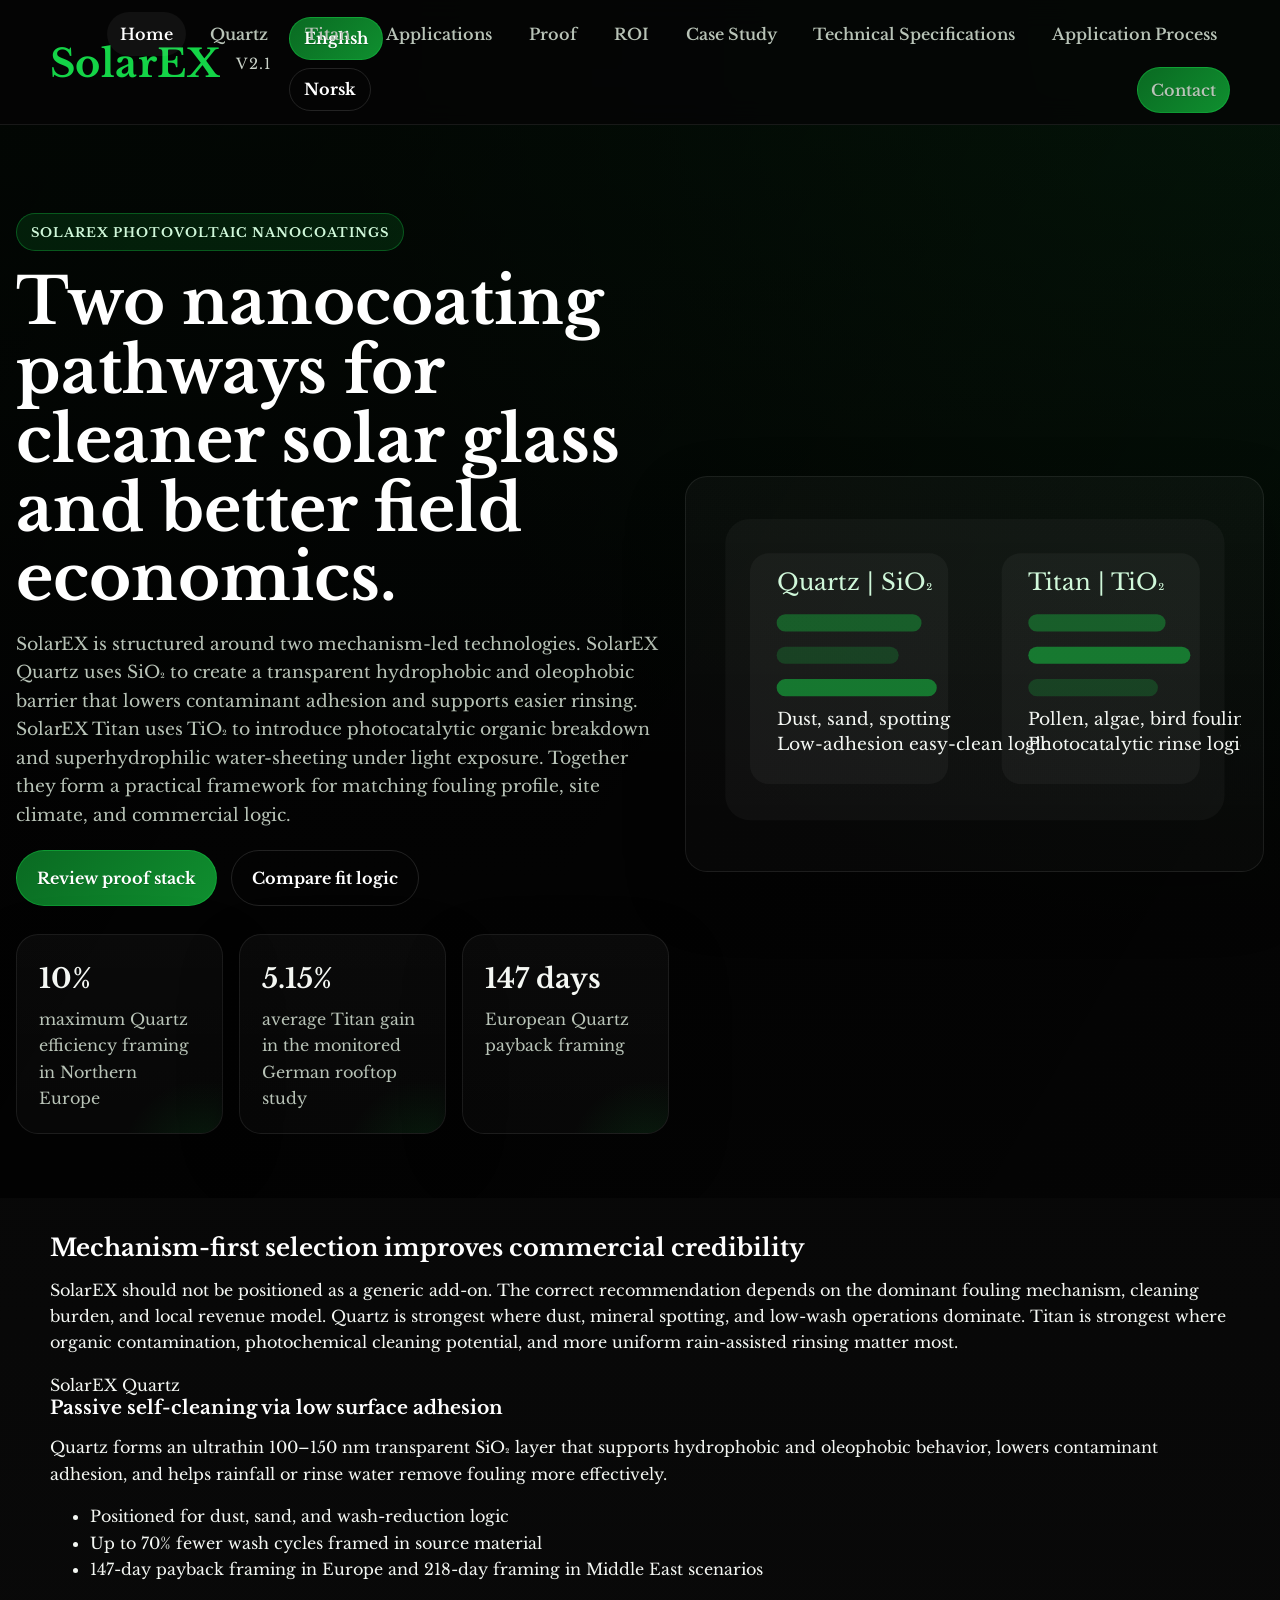
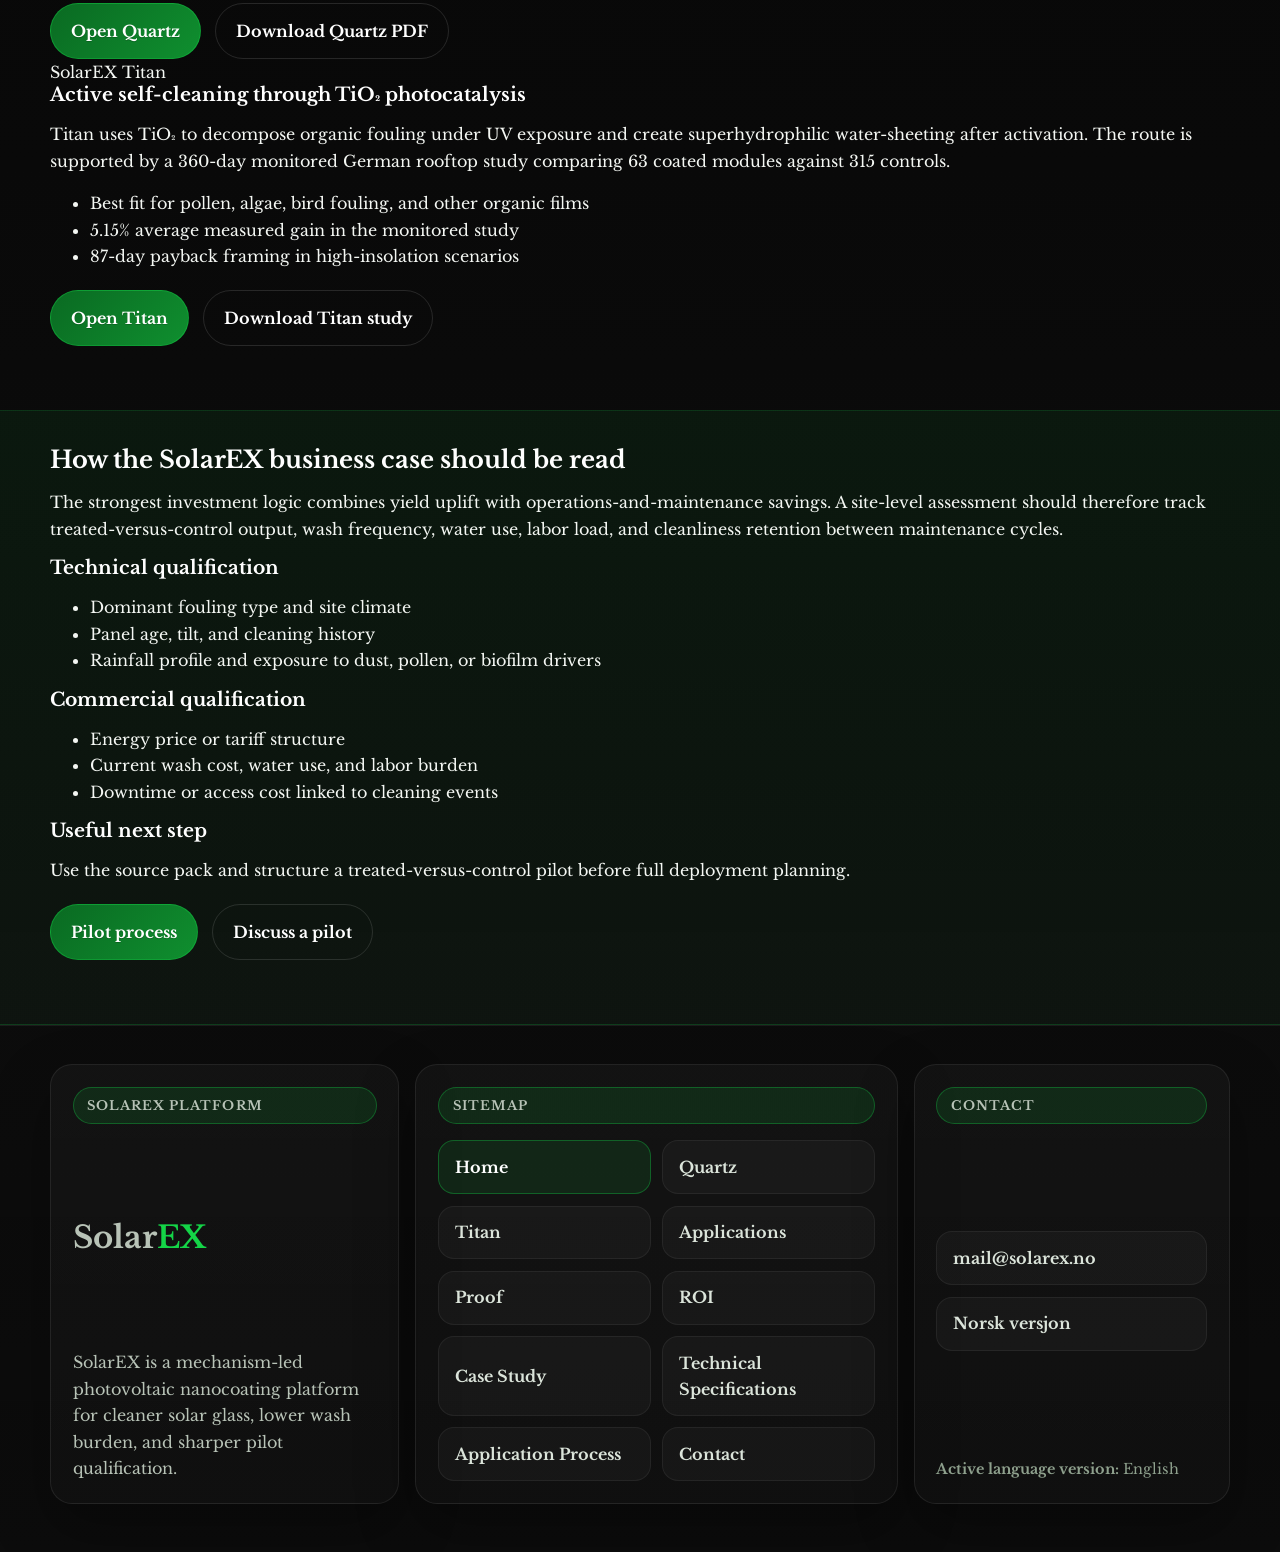
<file: index.html>
<!DOCTYPE html>
<html lang="en">
<head>
<meta charset="UTF-8" />
<meta name="viewport" content="width=device-width, initial-scale=1.0" />
<title>SolarEX | Nanocoating Technology for Solar Assets</title>
<meta name="description" content="SolarEX is a photovoltaic nanocoating platform built around Quartz SiO₂ and Titan TiO₂ pathways for lower soiling loss, reduced cleaning burden, and stronger operating consistency." />
<meta name="robots" content="index,follow" />
<link rel="canonical" href="https://www.solarex.no/" />
<meta property="og:title" content="SolarEX | Nanocoating Technology for Solar Assets" />
<meta property="og:description" content="SolarEX is a photovoltaic nanocoating platform built around Quartz SiO₂ and Titan TiO₂ pathways for lower soiling loss, reduced cleaning burden, and stronger operating consistency." />
<meta property="og:type" content="website" />
<meta property="og:url" content="https://www.solarex.no/" />
<meta name="theme-color" content="#050505" />
<link rel="stylesheet" href="assets/css/styles.css" />
</head>
<body>
<header class="site-header"><div class="container nav-wrap"><div class="topbar"><a class="brand" href="index.html">Solar<span>EX</span></a></div><button class="nav-toggle" aria-label="Toggle navigation">Menu</button><nav class="site-nav" aria-label="Main navigation"><a href="index.html" class="active">Home</a><a href="quartz.html">Quartz</a><a href="titan.html">Titan</a><a href="applications.html">Applications</a><a href="proof-results.html">Proof</a><a href="roi-analysis.html">ROI</a><a href="case-study-norway.html">Case Study</a><a href="contact.html" class="button button-sm">Contact</a></nav></div></header>
<main>
<section class="hero hero-home"><div class="container hero-grid"><div class="reveal"><p class="eyebrow">SolarEX photovoltaic nanocoatings</p><h1>Two nanocoating pathways for cleaner solar glass and better field economics.</h1><p class="lead">SolarEX is structured around two mechanism-led technologies. SolarEX Quartz uses SiO₂ to create a transparent hydrophobic and oleophobic barrier that lowers contaminant adhesion and supports easier rinsing. SolarEX Titan uses TiO₂ to introduce photocatalytic organic breakdown and superhydrophilic water-sheeting under light exposure. Together they form a practical framework for matching fouling profile, site climate, and commercial logic.</p><div class="hero-actions"><a class="button" href="proof-results.html">Review proof stack</a><a class="button button-secondary" href="applications.html">Compare fit logic</a></div><div class="hero-stats"><a class="stat reveal pulse-soft card-link" href="proof-results.html#energy-gain"><strong class="counter" data-count="10" data-suffix="%">0%</strong><span>maximum Quartz efficiency framing in Northern Europe</span></a><a class="stat reveal pulse-soft card-link" href="proof-results.html#titan-study"><strong class="counter" data-count="5.15" data-suffix="%" data-decimals="2">0%</strong><span>average Titan gain in the monitored German rooftop study</span></a><a class="stat reveal pulse-soft card-link" href="roi-analysis.html#eu-sio2"><strong class="counter" data-count="147" data-suffix=" days">0 days</strong><span>European Quartz payback framing</span></a></div></div><div class="media-frame reveal hero-visual-card"><svg viewBox="0 0 560 360" class="proof-svg" role="img" aria-label="SolarEX platform comparison diagram"><rect x="18" y="22" width="524" height="316" rx="26" fill="rgba(255,255,255,0.03)"/><rect x="44" y="58" width="208" height="242" rx="20" fill="rgba(255,255,255,0.04)"/><rect x="308" y="58" width="208" height="242" rx="20" fill="rgba(255,255,255,0.04)"/><text x="72" y="96" fill="#d0f8da" font-size="24">Quartz | SiO₂</text><text x="336" y="96" fill="#d0f8da" font-size="24">Titan | TiO₂</text><rect x="72" y="122" width="152" height="18" rx="9" fill="rgba(20,212,71,0.35)"/><rect x="72" y="156" width="128" height="18" rx="9" fill="rgba(20,212,71,0.2)"/><rect x="72" y="190" width="168" height="18" rx="9" fill="rgba(20,212,71,0.5)"/><rect x="336" y="122" width="144" height="18" rx="9" fill="rgba(20,212,71,0.35)"/><rect x="336" y="156" width="170" height="18" rx="9" fill="rgba(20,212,71,0.5)"/><rect x="336" y="190" width="136" height="18" rx="9" fill="rgba(20,212,71,0.2)"/><text x="72" y="238" fill="#f4f7f3" font-size="18">Dust, sand, spotting</text><text x="72" y="264" fill="#f4f7f3" font-size="18">Low-adhesion easy-clean logic</text><text x="336" y="238" fill="#f4f7f3" font-size="18">Pollen, algae, bird fouling</text><text x="336" y="264" fill="#f4f7f3" font-size="18">Photocatalytic rinse logic</text></svg></div></div></section>
<section class="section"><div class="container"><h2 class="section-title">Mechanism-first selection improves commercial credibility</h2><p class="section-copy">SolarEX should not be positioned as a generic add-on. The correct recommendation depends on the dominant fouling mechanism, cleaning burden, and local revenue model. Quartz is strongest where dust, mineral spotting, and low-wash operations dominate. Titan is strongest where organic contamination, photochemical cleaning potential, and more uniform rain-assisted rinsing matter most.</p><div class="matrix-grid"><div class="matrix-card"><span class="micro-metric">SolarEX Quartz</span><h3>Passive self-cleaning via low surface adhesion</h3><p>Quartz forms an ultrathin 100–150 nm transparent SiO₂ layer that supports hydrophobic and oleophobic behavior, lowers contaminant adhesion, and helps rainfall or rinse water remove fouling more effectively.</p><ul class="stack-list"><li>Positioned for dust, sand, and wash-reduction logic</li><li>Up to 70% fewer wash cycles framed in source material</li><li>147-day payback framing in Europe and 218-day framing in Middle East scenarios</li></ul><div class="hero-actions"><a class="button" href="quartz.html">Open Quartz</a><a class="button button-secondary" href="https://drive.google.com/uc?export=download&id=14qVbPNbLvNTD_TmNL2JMb61dB7Hn0I2f" target="_blank" rel="noopener">Download Quartz PDF</a></div></div><div class="matrix-card"><span class="micro-metric">SolarEX Titan</span><h3>Active self-cleaning through TiO₂ photocatalysis</h3><p>Titan uses TiO₂ to decompose organic fouling under UV exposure and create superhydrophilic water-sheeting after activation. The route is supported by a 360-day monitored German rooftop study comparing 63 coated modules against 315 controls.</p><ul class="stack-list"><li>Best fit for pollen, algae, bird fouling, and other organic films</li><li>5.15% average measured gain in the monitored study</li><li>87-day payback framing in high-insolation scenarios</li></ul><div class="hero-actions"><a class="button" href="titan.html">Open Titan</a><a class="button button-secondary" href="https://drive.google.com/uc?export=download&id=1eYJ2f8ovairFf7Xua2PkAGK5b0rcjYoJ" target="_blank" rel="noopener">Download Titan study</a></div></div></div></div></section>
<section class="section section-contrast"><div class="container"><h2 class="section-title">How the SolarEX business case should be read</h2><p class="section-copy">The strongest investment logic combines yield uplift with operations-and-maintenance savings. A site-level assessment should therefore track treated-versus-control output, wash frequency, water use, labor load, and cleanliness retention between maintenance cycles.</p><div class="pilot-grid"><div class="pilot-card"><h3>Technical qualification</h3><ul class="mini-list"><li>Dominant fouling type and site climate</li><li>Panel age, tilt, and cleaning history</li><li>Rainfall profile and exposure to dust, pollen, or biofilm drivers</li></ul></div><div class="pilot-card"><h3>Commercial qualification</h3><ul class="mini-list"><li>Energy price or tariff structure</li><li>Current wash cost, water use, and labor burden</li><li>Downtime or access cost linked to cleaning events</li></ul></div><div class="pilot-card"><h3>Useful next step</h3><p>Use the source pack and structure a treated-versus-control pilot before full deployment planning.</p><div class="hero-actions"><a class="button" href="application-process.html">Pilot process</a><a class="button button-secondary" href="contact.html">Discuss a pilot</a></div></div></div></div></section>
</main>
<footer class="site-footer"><div class="container footer-grid"><div class="footer-card"><p class="tag">Explore</p><h3>Navigate the SolarEX knowledge base</h3><div class="footer-links"><a href="proof-results.html">Performance proof</a><a href="roi-analysis.html">ROI analysis</a><a href="technical-specifications.html">Technical specifications</a><a href="application-process.html">Application process</a></div></div><div class="footer-card"><p class="tag">Downloads</p><h3>Open the public documentation set</h3><div class="footer-links"><a href="https://drive.google.com/uc?export=download&id=1I4Ze200GdkaWqL5WNNzXste9bodv180F" target="_blank" rel="noopener">SolarEX source pack</a><a href="https://drive.google.com/uc?export=download&id=1jbuQ1NeOKuYQP5n5d3HJbI0WH166Dxem" target="_blank" rel="noopener">Scandinavian case PDF</a></div></div><div class="footer-card footer-cta"><p class="tag">Act</p><h3>Move from interest to pilot</h3><p>Use the application, proof, ROI, and technical pages to support internal review and define a site-specific validation path.</p><div class="hero-actions"><a class="button" href="contact.html">Discuss a pilot</a><a class="button button-secondary" href="applications.html">Compare fit</a></div></div></div></footer>
<script src="assets/js/site.js"></script>
</body>
</html>
</file>
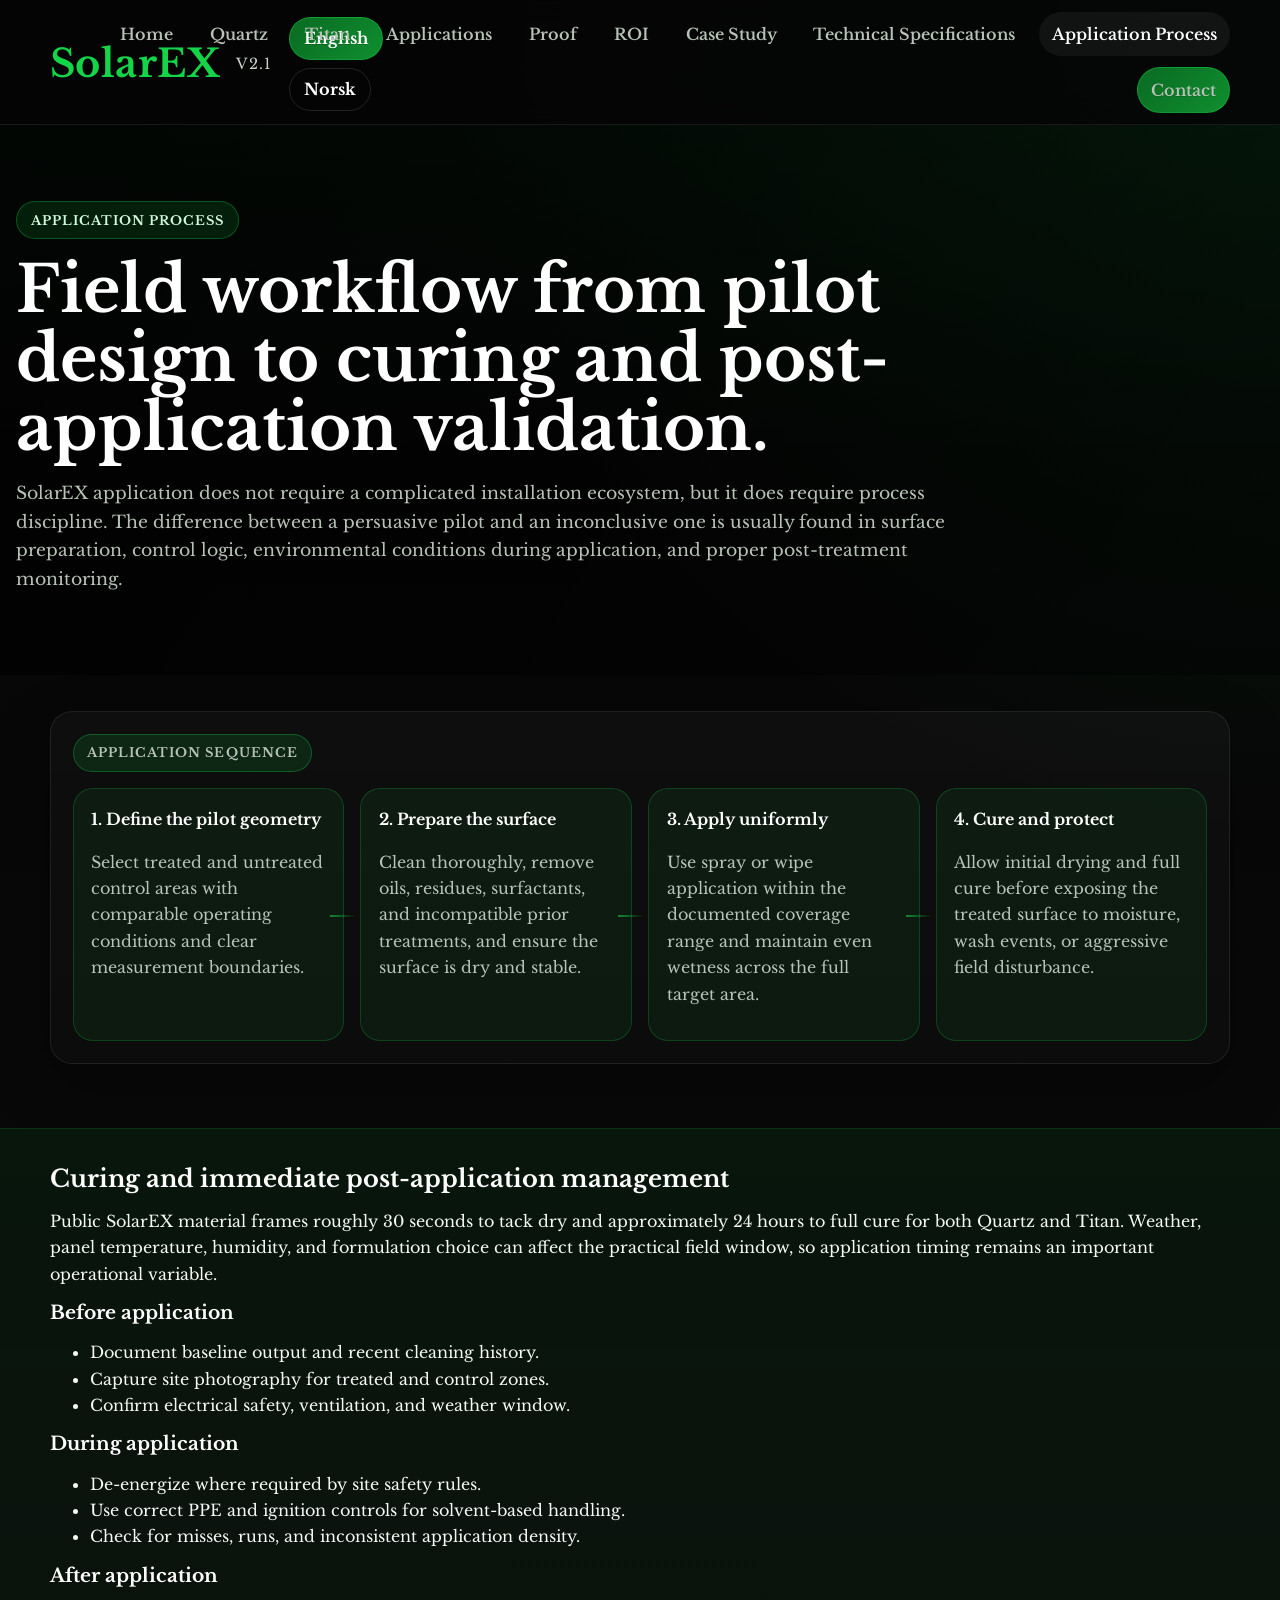
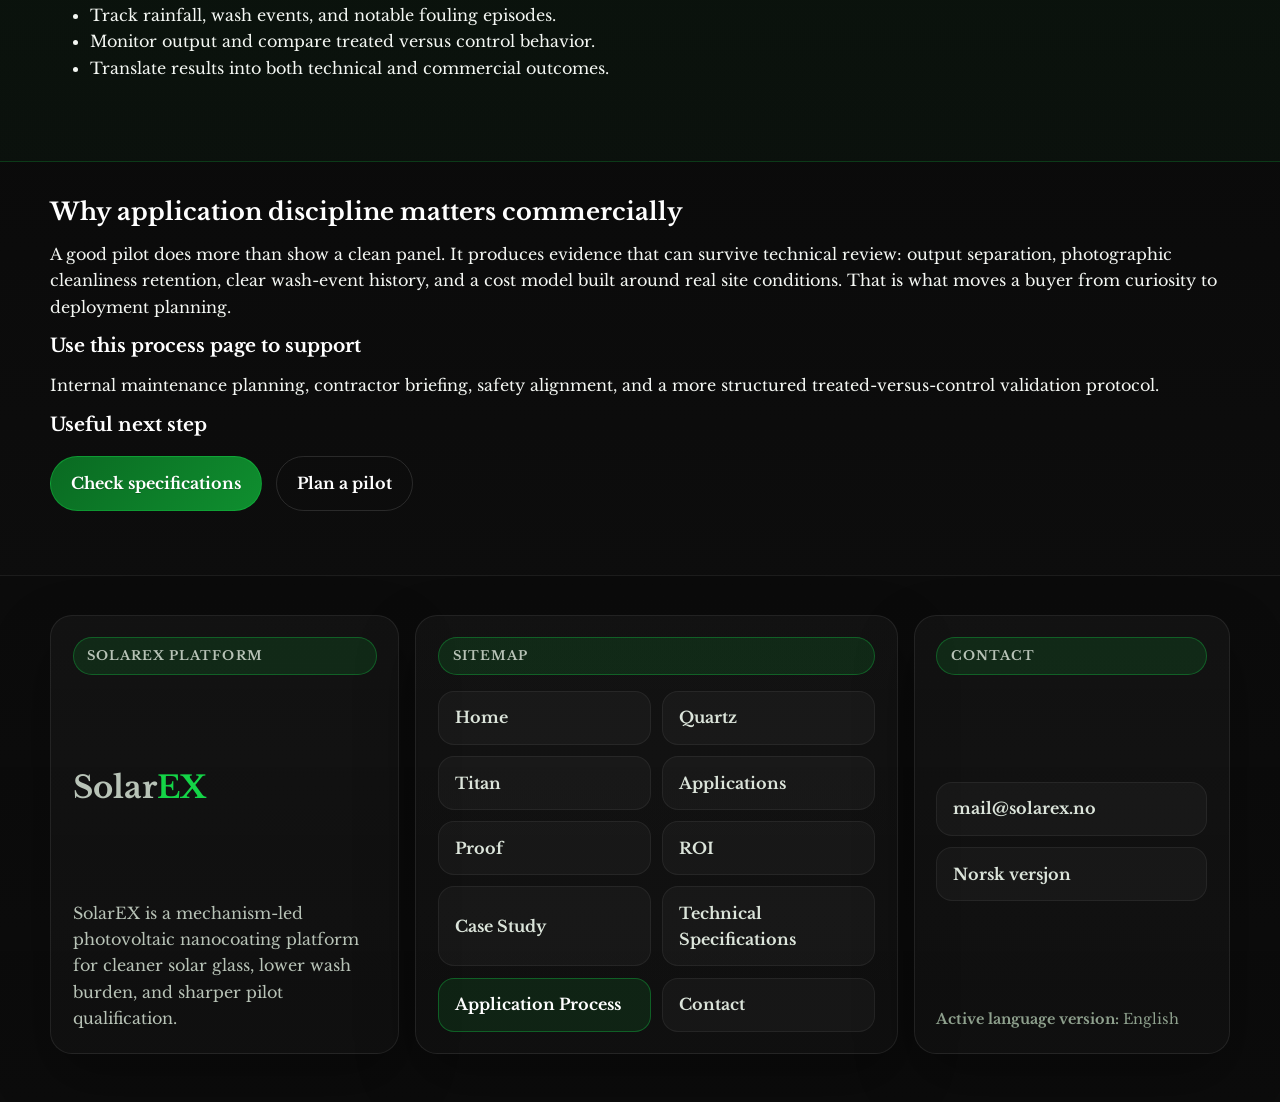
<file: application-process.html>
<!DOCTYPE html>
<html lang="en">
<head>
<meta charset="UTF-8" />
<meta name="viewport" content="width=device-width, initial-scale=1.0" />
<title>SolarEX Application Process | Pilot Preparation and Field Workflow</title>
<meta name="description" content="Review the SolarEX field workflow from pilot design and surface preparation to application, curing, and post-treatment validation." />
<meta name="robots" content="index,follow" />
<link rel="canonical" href="https://www.solarex.no/application-process.html" />
<meta property="og:title" content="SolarEX Application Process | Pilot Preparation and Field Workflow" />
<meta property="og:description" content="Review the SolarEX field workflow from pilot design and surface preparation to application, curing, and post-treatment validation." />
<meta property="og:type" content="website" />
<meta property="og:url" content="https://www.solarex.no/application-process.html" />
<meta name="theme-color" content="#050505" />
<link rel="stylesheet" href="assets/css/styles.css" />
</head>
<body>
<header class="site-header"><div class="container nav-wrap"><div class="topbar"><a class="brand" href="index.html">Solar<span>EX</span></a></div><button class="nav-toggle" aria-label="Toggle navigation">Menu</button><nav class="site-nav" aria-label="Main navigation"><a href="index.html">Home</a><a href="quartz.html">Quartz</a><a href="titan.html">Titan</a><a href="applications.html">Applications</a><a href="proof-results.html">Proof</a><a href="roi-analysis.html">ROI</a><a href="case-study-norway.html">Case Study</a><a href="contact.html" class="button button-sm">Contact</a></nav></div></header>
<main>
<section class="hero hero-product"><div class="container"><p class="eyebrow">Application process</p><h1>Field workflow from pilot design to curing and post-application validation.</h1><p class="lead">SolarEX application does not require a complicated installation ecosystem, but it does require process discipline. The difference between a persuasive pilot and an inconclusive one is usually found in surface preparation, control logic, environmental conditions during application, and proper post-treatment monitoring.</p></div></section>
<section class="section"><div class="container"><div class="card"><p class="tag">Application sequence</p><div class="flow" id="pilot"><div class="flow-step"><strong>1. Define the pilot geometry</strong><p>Select treated and untreated control areas with comparable operating conditions and clear measurement boundaries.</p></div><div class="flow-step"><strong>2. Prepare the surface</strong><p>Clean thoroughly, remove oils, residues, surfactants, and incompatible prior treatments, and ensure the surface is dry and stable.</p></div><div class="flow-step"><strong>3. Apply uniformly</strong><p>Use spray or wipe application within the documented coverage range and maintain even wetness across the full target area.</p></div><div class="flow-step"><strong>4. Cure and protect</strong><p>Allow initial drying and full cure before exposing the treated surface to moisture, wash events, or aggressive field disturbance.</p></div></div></div></div></section>
<section class="section section-contrast" id="curing"><div class="container"><h2 class="section-title">Curing and immediate post-application management</h2><p class="section-copy">Public SolarEX material frames roughly 30 seconds to tack dry and approximately 24 hours to full cure for both Quartz and Titan. Weather, panel temperature, humidity, and formulation choice can affect the practical field window, so application timing remains an important operational variable.</p><div class="pilot-grid"><div class="pilot-card"><h3>Before application</h3><ul class="mini-list"><li>Document baseline output and recent cleaning history.</li><li>Capture site photography for treated and control zones.</li><li>Confirm electrical safety, ventilation, and weather window.</li></ul></div><div class="pilot-card"><h3>During application</h3><ul class="mini-list"><li>De-energize where required by site safety rules.</li><li>Use correct PPE and ignition controls for solvent-based handling.</li><li>Check for misses, runs, and inconsistent application density.</li></ul></div><div class="pilot-card"><h3>After application</h3><ul class="mini-list"><li>Track rainfall, wash events, and notable fouling episodes.</li><li>Monitor output and compare treated versus control behavior.</li><li>Translate results into both technical and commercial outcomes.</li></ul></div></div></div></section>
<section class="section"><div class="container"><h2 class="section-title">Why application discipline matters commercially</h2><p class="section-copy">A good pilot does more than show a clean panel. It produces evidence that can survive technical review: output separation, photographic cleanliness retention, clear wash-event history, and a cost model built around real site conditions. That is what moves a buyer from curiosity to deployment planning.</p><div class="cta-grid"><div class="cta-card"><h3>Use this process page to support</h3><p>Internal maintenance planning, contractor briefing, safety alignment, and a more structured treated-versus-control validation protocol.</p></div><div class="cta-card"><h3>Useful next step</h3><div class="hero-actions"><a class="button" href="technical-specifications.html">Check specifications</a><a class="button button-secondary" href="contact.html">Plan a pilot</a></div></div></div></div></section>
</main>
<footer class="site-footer"><div class="container footer-grid"><div class="footer-card"><p class="tag">Explore</p><h3>Navigate the SolarEX knowledge base</h3><div class="footer-links"><a href="proof-results.html">Performance proof</a><a href="roi-analysis.html">ROI analysis</a><a href="technical-specifications.html">Technical specifications</a><a href="application-process.html">Application process</a></div></div><div class="footer-card"><p class="tag">Compare</p><h3>Choose the right coating pathway</h3><div class="footer-links"><a href="quartz.html">SolarEX Quartz</a><a href="titan.html">SolarEX Titan</a><a href="applications.html">Application fit</a><a href="case-study-norway.html">Case study</a></div></div><div class="footer-card footer-cta"><p class="tag">Act</p><h3>Move from interest to pilot</h3><p>Use the technical, commercial, and application pages to qualify a site, define a pilot, and support an internal investment decision.</p><div class="hero-actions"><a class="button" href="contact.html">Discuss a pilot</a><a class="button button-secondary" href="proof-results.html">Open proof stack</a></div></div></div></footer>
<script src="assets/js/site.js"></script>
</body>
</html>
</file>
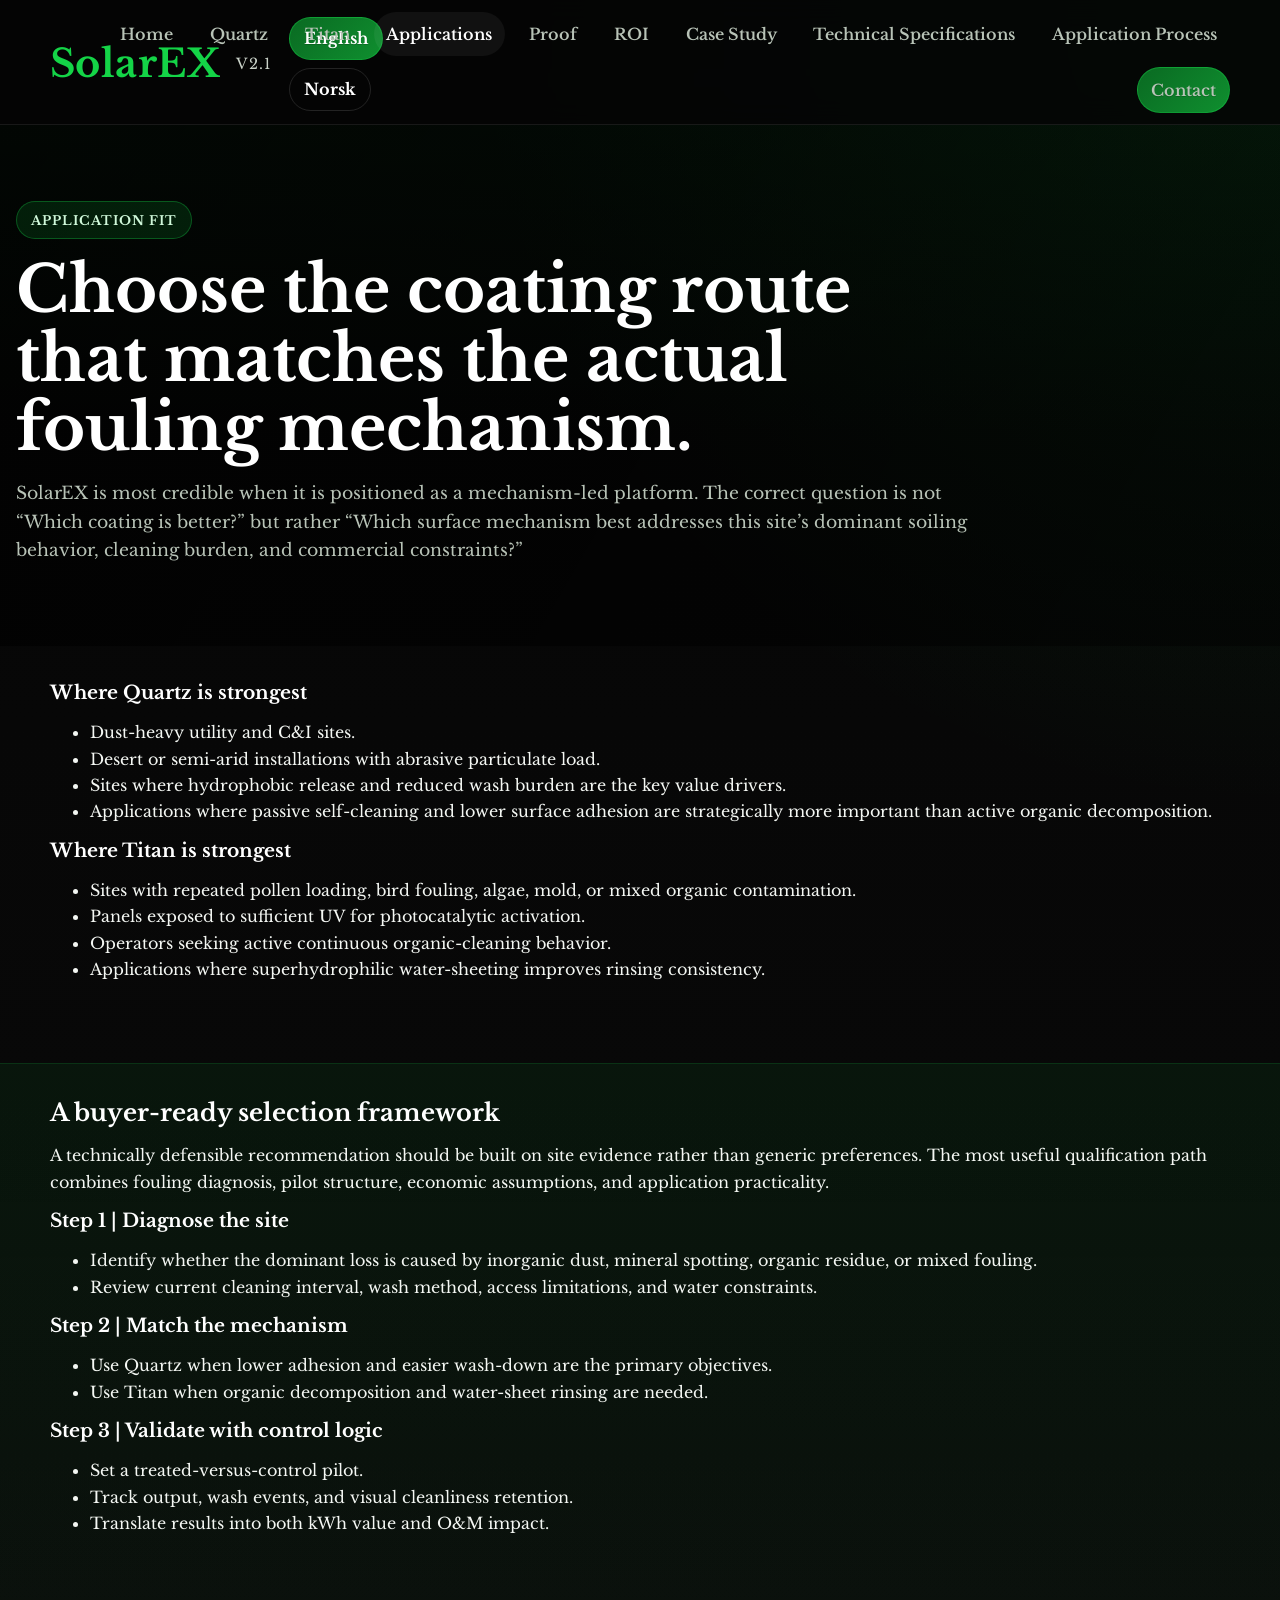
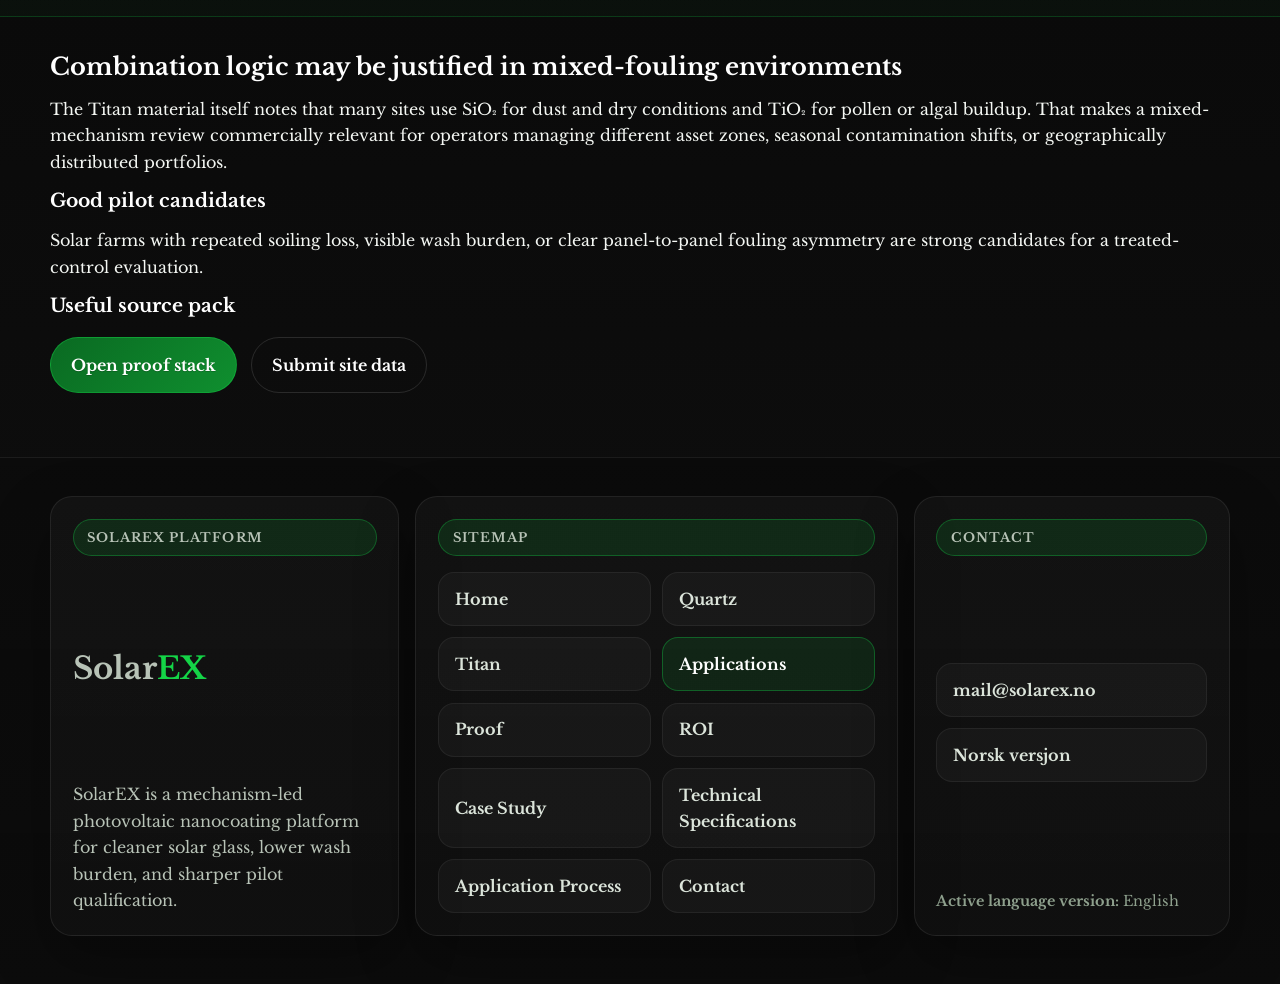
<file: applications.html>
<!DOCTYPE html>
<html lang="en">
<head>
<meta charset="UTF-8" />
<meta name="viewport" content="width=device-width, initial-scale=1.0" />
<title>SolarEX Applications | Fit by Climate, Fouling Profile, and O&amp;M Logic</title>
<meta name="description" content="Review how SolarEX Quartz and Titan should be matched to dust, mineral spotting, pollen, biofilm, and other photovoltaic site conditions." />
<meta name="robots" content="index,follow" />
<link rel="canonical" href="https://www.solarex.no/applications.html" />
<meta property="og:title" content="SolarEX Applications | Fit by Climate, Fouling Profile, and O&amp;M Logic" />
<meta property="og:description" content="Review how SolarEX Quartz and Titan should be matched to dust, mineral spotting, pollen, biofilm, and other photovoltaic site conditions." />
<meta property="og:type" content="website" />
<meta property="og:url" content="https://www.solarex.no/applications.html" />
<meta name="theme-color" content="#050505" />
<link rel="stylesheet" href="assets/css/styles.css" />
</head>
<body>
<header class="site-header"><div class="container nav-wrap"><div class="topbar"><a class="brand" href="index.html">Solar<span>EX</span></a></div><button class="nav-toggle" aria-label="Toggle navigation">Menu</button><nav class="site-nav" aria-label="Main navigation"><a href="index.html">Home</a><a href="quartz.html">Quartz</a><a href="titan.html">Titan</a><a href="applications.html" class="active">Applications</a><a href="proof-results.html">Proof</a><a href="roi-analysis.html">ROI</a><a href="case-study-norway.html">Case Study</a><a href="contact.html" class="button button-sm">Contact</a></nav></div></header>
<main>
<section class="hero hero-product"><div class="container"><p class="eyebrow">Application fit</p><h1>Choose the coating route that matches the actual fouling mechanism.</h1><p class="lead">SolarEX is most credible when it is positioned as a mechanism-led platform. The correct question is not “Which coating is better?” but rather “Which surface mechanism best addresses this site’s dominant soiling behavior, cleaning burden, and commercial constraints?”</p></div></section>
<section class="section"><div class="container"><div class="matrix-grid"><div class="matrix-card"><h3>Where Quartz is strongest</h3><ul class="stack-list"><li>Dust-heavy utility and C&amp;I sites.</li><li>Desert or semi-arid installations with abrasive particulate load.</li><li>Sites where hydrophobic release and reduced wash burden are the key value drivers.</li><li>Applications where passive self-cleaning and lower surface adhesion are strategically more important than active organic decomposition.</li></ul></div><div class="matrix-card"><h3>Where Titan is strongest</h3><ul class="stack-list"><li>Sites with repeated pollen loading, bird fouling, algae, mold, or mixed organic contamination.</li><li>Panels exposed to sufficient UV for photocatalytic activation.</li><li>Operators seeking active continuous organic-cleaning behavior.</li><li>Applications where superhydrophilic water-sheeting improves rinsing consistency.</li></ul></div></div></div></section>
<section class="section section-contrast"><div class="container"><h2 class="section-title">A buyer-ready selection framework</h2><p class="section-copy">A technically defensible recommendation should be built on site evidence rather than generic preferences. The most useful qualification path combines fouling diagnosis, pilot structure, economic assumptions, and application practicality.</p><div class="pilot-grid"><div class="pilot-card"><h3>Step 1 | Diagnose the site</h3><ul class="mini-list"><li>Identify whether the dominant loss is caused by inorganic dust, mineral spotting, organic residue, or mixed fouling.</li><li>Review current cleaning interval, wash method, access limitations, and water constraints.</li></ul></div><div class="pilot-card"><h3>Step 2 | Match the mechanism</h3><ul class="mini-list"><li>Use Quartz when lower adhesion and easier wash-down are the primary objectives.</li><li>Use Titan when organic decomposition and water-sheet rinsing are needed.</li></ul></div><div class="pilot-card"><h3>Step 3 | Validate with control logic</h3><ul class="mini-list"><li>Set a treated-versus-control pilot.</li><li>Track output, wash events, and visual cleanliness retention.</li><li>Translate results into both kWh value and O&amp;M impact.</li></ul></div></div></div></section>
<section class="section"><div class="container"><h2 class="section-title">Combination logic may be justified in mixed-fouling environments</h2><p class="section-copy">The Titan material itself notes that many sites use SiO₂ for dust and dry conditions and TiO₂ for pollen or algal buildup. That makes a mixed-mechanism review commercially relevant for operators managing different asset zones, seasonal contamination shifts, or geographically distributed portfolios.</p><div class="cta-grid"><div class="cta-card"><h3>Good pilot candidates</h3><p>Solar farms with repeated soiling loss, visible wash burden, or clear panel-to-panel fouling asymmetry are strong candidates for a treated-control evaluation.</p></div><div class="cta-card"><h3>Useful source pack</h3><div class="hero-actions"><a class="button" href="proof-results.html">Open proof stack</a><a class="button button-secondary" href="contact.html">Submit site data</a></div></div></div></div></section>
</main>
<footer class="site-footer"><div class="container footer-grid"><div class="footer-card"><p class="tag">Explore</p><h3>Navigate the SolarEX knowledge base</h3><div class="footer-links"><a href="proof-results.html">Performance proof</a><a href="roi-analysis.html">ROI analysis</a><a href="technical-specifications.html">Technical specifications</a><a href="application-process.html">Application process</a></div></div><div class="footer-card"><p class="tag">Compare</p><h3>Choose the right coating pathway</h3><div class="footer-links"><a href="quartz.html">SolarEX Quartz</a><a href="titan.html">SolarEX Titan</a><a href="applications.html">Application fit</a><a href="case-study-norway.html">Case study</a></div></div><div class="footer-card footer-cta"><p class="tag">Act</p><h3>Move from interest to pilot</h3><p>Use the technical, commercial, and application pages to qualify a site, define a pilot, and support an internal investment decision.</p><div class="hero-actions"><a class="button" href="contact.html">Discuss a pilot</a><a class="button button-secondary" href="proof-results.html">Open proof stack</a></div></div></div></footer><script src="assets/js/site.js"></script></body></html>
</file>
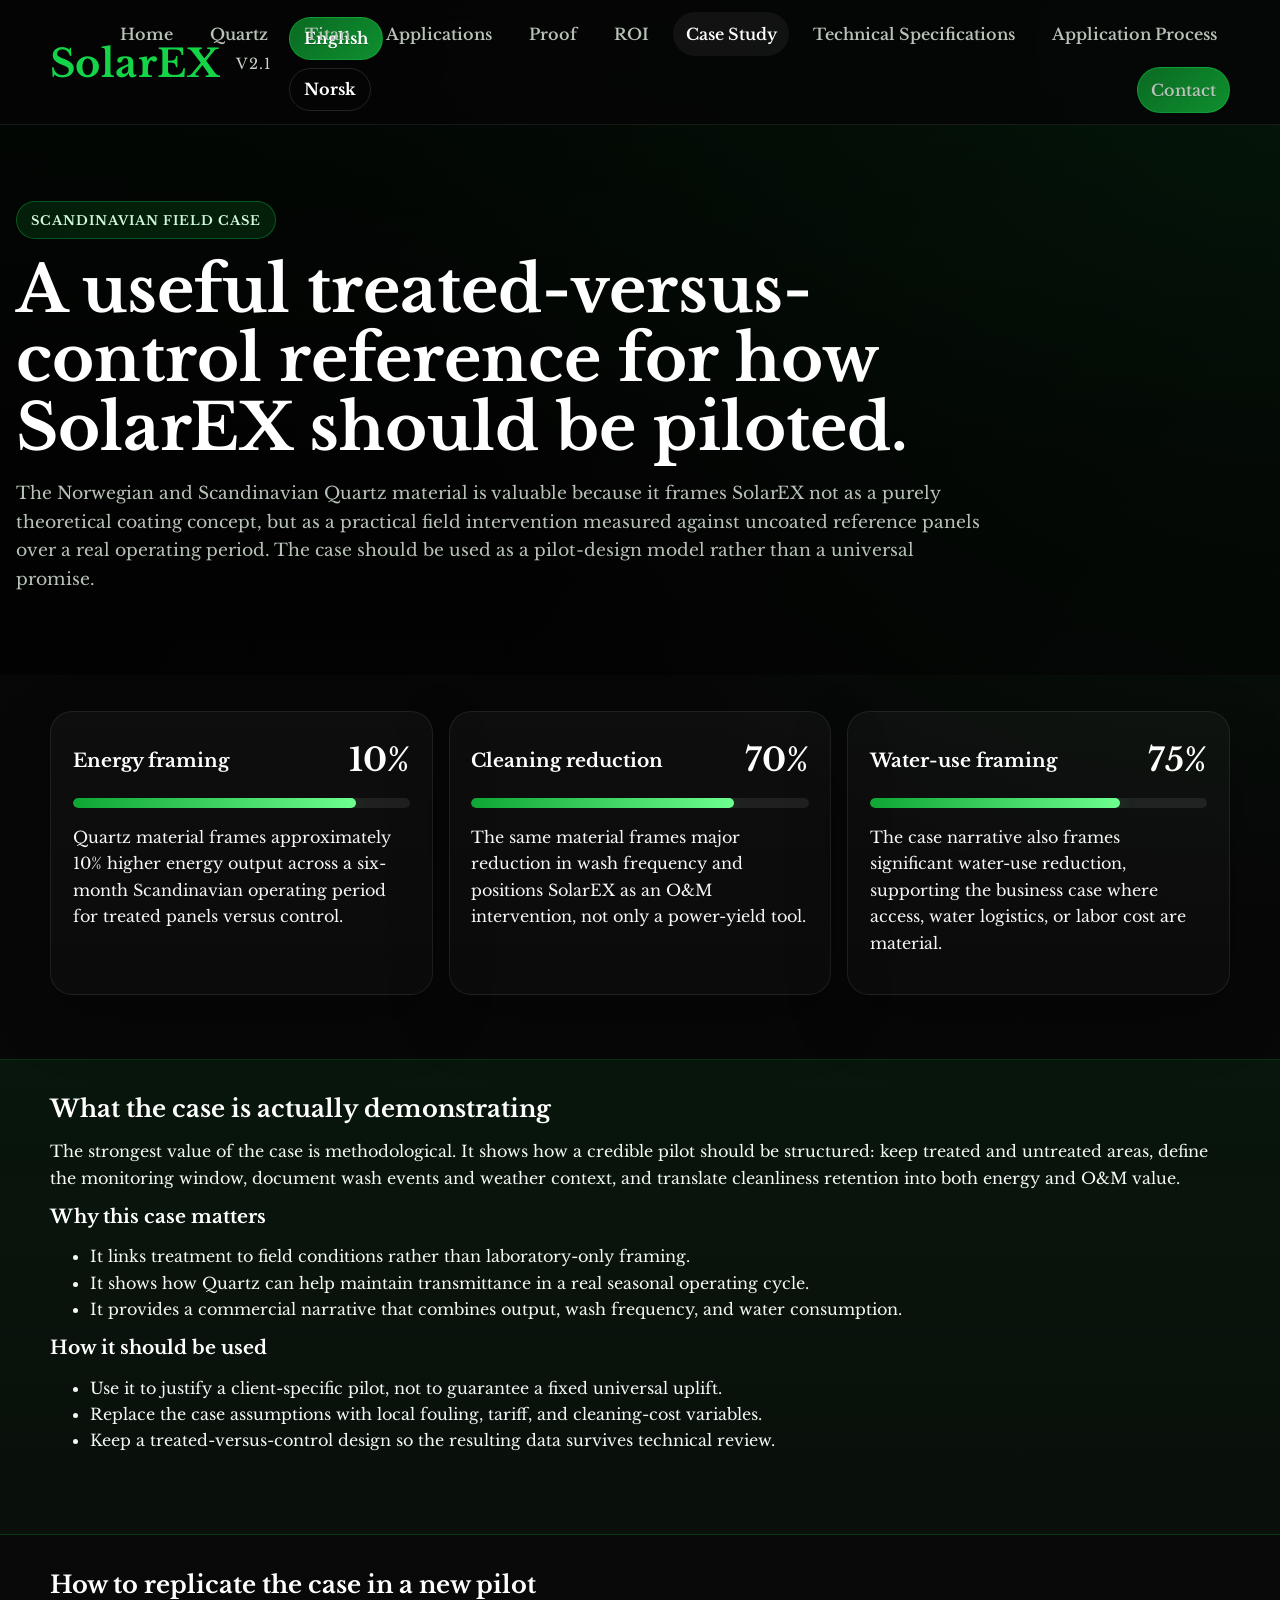
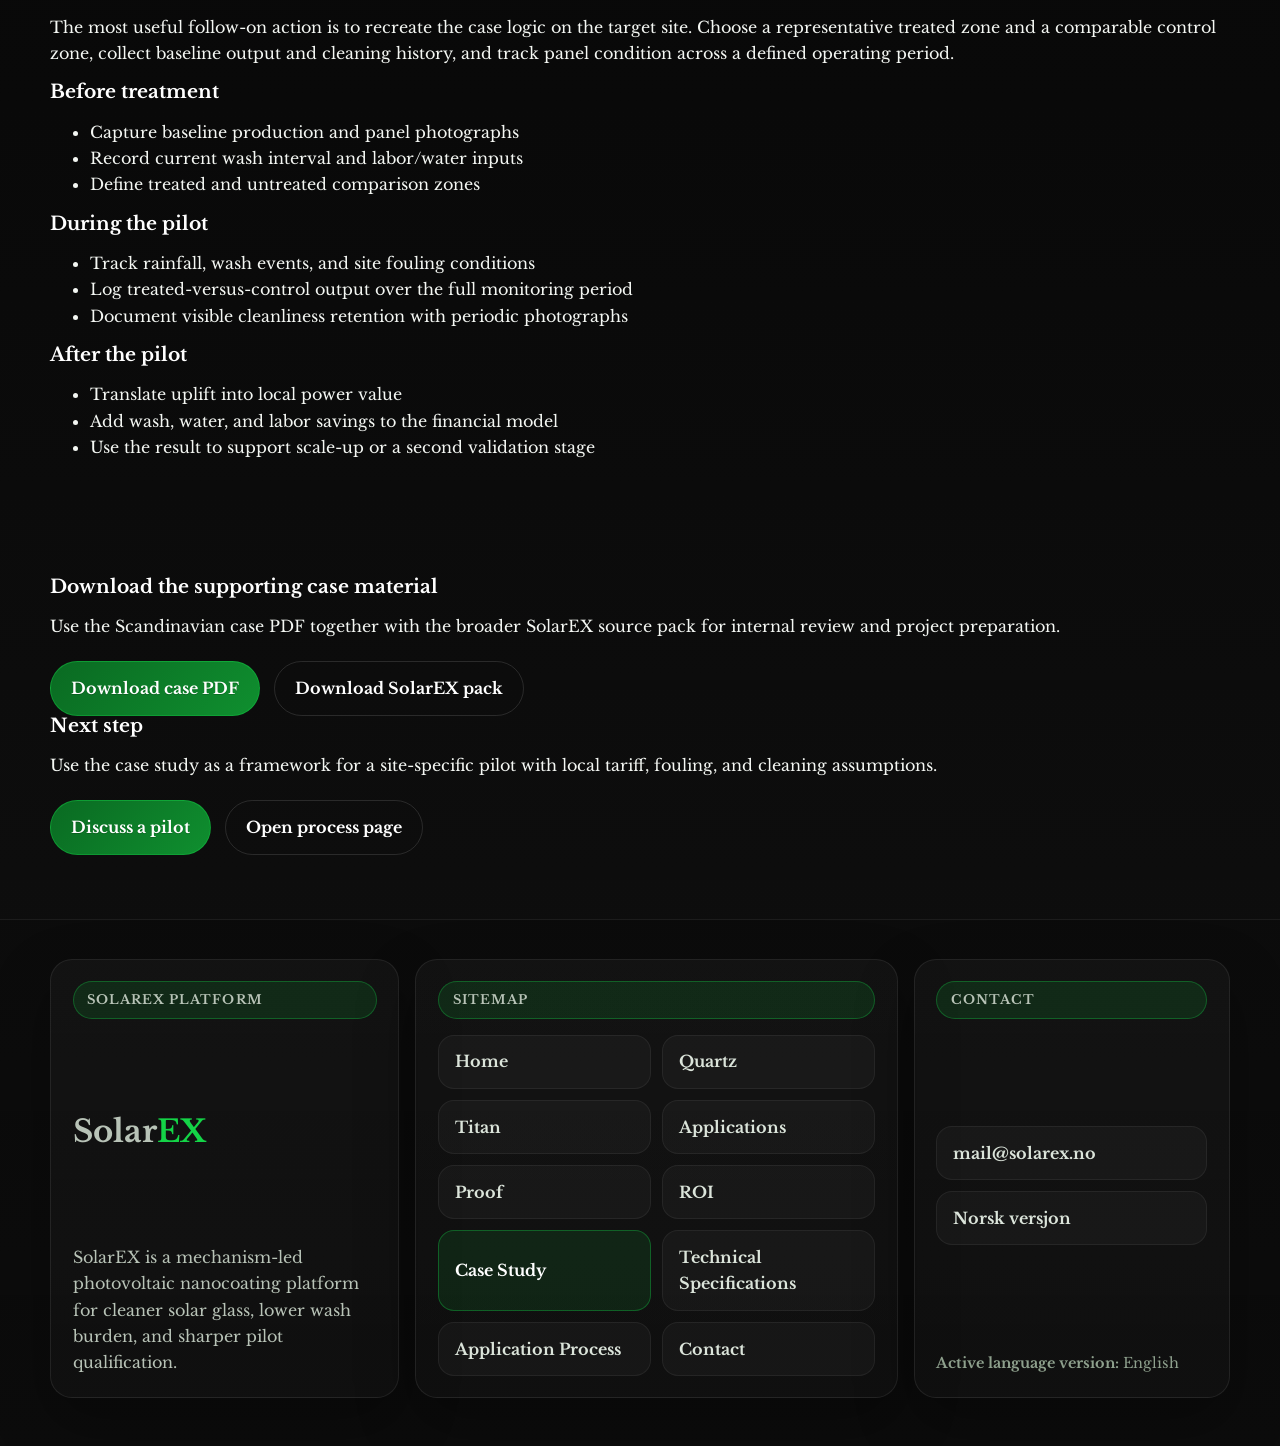
<file: case-study-norway.html>
<!DOCTYPE html>
<html lang="en">
<head>
<meta charset="UTF-8" />
<meta name="viewport" content="width=device-width, initial-scale=1.0" />
<title>SolarEX Norway Case Study | Treated-versus-Control Solar Performance</title>
<meta name="description" content="Review how the Scandinavian SolarEX case should be interpreted, including treated-versus-control logic, cleanliness retention, and practical pilot replication guidance." />
<meta name="robots" content="index,follow" />
<link rel="canonical" href="https://www.solarex.no/case-study-norway.html" />
<meta property="og:title" content="SolarEX Norway Case Study | Treated-versus-Control Solar Performance" />
<meta property="og:description" content="Review how the Scandinavian SolarEX case should be interpreted, including treated-versus-control logic, cleanliness retention, and practical pilot replication guidance." />
<meta property="og:type" content="website" />
<meta property="og:url" content="https://www.solarex.no/case-study-norway.html" />
<meta name="theme-color" content="#050505" />
<link rel="stylesheet" href="assets/css/styles.css" />
</head>
<body>
<header class="site-header"><div class="container nav-wrap"><div class="topbar"><a class="brand" href="index.html">Solar<span>EX</span></a></div><button class="nav-toggle" aria-label="Toggle navigation">Menu</button><nav class="site-nav" aria-label="Main navigation"><a href="index.html">Home</a><a href="quartz.html">Quartz</a><a href="titan.html">Titan</a><a href="applications.html">Applications</a><a href="proof-results.html">Proof</a><a href="roi-analysis.html">ROI</a><a href="case-study-norway.html" class="active">Case Study</a><a href="contact.html" class="button button-sm">Contact</a></nav></div></header>
<main>
<section class="hero hero-product"><div class="container"><p class="eyebrow">Scandinavian field case</p><h1>A useful treated-versus-control reference for how SolarEX should be piloted.</h1><p class="lead">The Norwegian and Scandinavian Quartz material is valuable because it frames SolarEX not as a purely theoretical coating concept, but as a practical field intervention measured against uncoated reference panels over a real operating period. The case should be used as a pilot-design model rather than a universal promise.</p></div></section>
<section class="section"><div class="container"><div class="grid three-column"><article class="viz-card"><div class="metric-inline"><h3>Energy framing</h3><span class="metric-value counter" data-count="10" data-suffix="%">0%</span></div><div class="viz-track"><div class="viz-fill" data-fill="84"></div></div><p>Quartz material frames approximately 10% higher energy output across a six-month Scandinavian operating period for treated panels versus control.</p></article><article class="viz-card"><div class="metric-inline"><h3>Cleaning reduction</h3><span class="metric-value counter" data-count="70" data-suffix="%">0%</span></div><div class="viz-track"><div class="viz-fill" data-fill="78"></div></div><p>The same material frames major reduction in wash frequency and positions SolarEX as an O&amp;M intervention, not only a power-yield tool.</p></article><article class="viz-card"><div class="metric-inline"><h3>Water-use framing</h3><span class="metric-value counter" data-count="75" data-suffix="%">0%</span></div><div class="viz-track"><div class="viz-fill" data-fill="74"></div></div><p>The case narrative also frames significant water-use reduction, supporting the business case where access, water logistics, or labor cost are material.</p></article></div></div></section>
<section class="section section-contrast"><div class="container"><h2 class="section-title">What the case is actually demonstrating</h2><p class="section-copy">The strongest value of the case is methodological. It shows how a credible pilot should be structured: keep treated and untreated areas, define the monitoring window, document wash events and weather context, and translate cleanliness retention into both energy and O&amp;M value.</p><div class="matrix-grid"><div class="matrix-card"><h3>Why this case matters</h3><ul class="stack-list"><li>It links treatment to field conditions rather than laboratory-only framing.</li><li>It shows how Quartz can help maintain transmittance in a real seasonal operating cycle.</li><li>It provides a commercial narrative that combines output, wash frequency, and water consumption.</li></ul></div><div class="matrix-card"><h3>How it should be used</h3><ul class="stack-list"><li>Use it to justify a client-specific pilot, not to guarantee a fixed universal uplift.</li><li>Replace the case assumptions with local fouling, tariff, and cleaning-cost variables.</li><li>Keep a treated-versus-control design so the resulting data survives technical review.</li></ul></div></div></div></section>
<section class="section"><div class="container"><h2 class="section-title">How to replicate the case in a new pilot</h2><p class="section-copy">The most useful follow-on action is to recreate the case logic on the target site. Choose a representative treated zone and a comparable control zone, collect baseline output and cleaning history, and track panel condition across a defined operating period.</p><div class="pilot-grid"><div class="pilot-card"><h3>Before treatment</h3><ul class="mini-list"><li>Capture baseline production and panel photographs</li><li>Record current wash interval and labor/water inputs</li><li>Define treated and untreated comparison zones</li></ul></div><div class="pilot-card"><h3>During the pilot</h3><ul class="mini-list"><li>Track rainfall, wash events, and site fouling conditions</li><li>Log treated-versus-control output over the full monitoring period</li><li>Document visible cleanliness retention with periodic photographs</li></ul></div><div class="pilot-card"><h3>After the pilot</h3><ul class="mini-list"><li>Translate uplift into local power value</li><li>Add wash, water, and labor savings to the financial model</li><li>Use the result to support scale-up or a second validation stage</li></ul></div></div></div></section>
<section class="section"><div class="container"><div class="cta-grid"><div class="cta-card"><h3>Download the supporting case material</h3><p>Use the Scandinavian case PDF together with the broader SolarEX source pack for internal review and project preparation.</p><div class="hero-actions"><a class="button" href="https://drive.google.com/uc?export=download&id=1jbuQ1NeOKuYQP5n5d3HJbI0WH166Dxem" target="_blank" rel="noopener">Download case PDF</a><a class="button button-secondary" href="https://drive.google.com/uc?export=download&id=1I4Ze200GdkaWqL5WNNzXste9bodv180F" target="_blank" rel="noopener">Download SolarEX pack</a></div></div><div class="cta-card"><h3>Next step</h3><p>Use the case study as a framework for a site-specific pilot with local tariff, fouling, and cleaning assumptions.</p><div class="hero-actions"><a class="button" href="contact.html">Discuss a pilot</a><a class="button button-secondary" href="application-process.html">Open process page</a></div></div></div></div></section>
</main>
<footer class="site-footer"><div class="container footer-grid"><div class="footer-card"><p class="tag">Explore</p><div class="footer-links"><a href="proof-results.html">Performance proof</a><a href="roi-analysis.html">ROI analysis</a><a href="technical-specifications.html">Technical specifications</a></div></div><div class="footer-card"><p class="tag">Compare</p><div class="footer-links"><a href="quartz.html">SolarEX Quartz</a><a href="titan.html">SolarEX Titan</a><a href="applications.html">Application fit</a></div></div><div class="footer-card footer-cta"><p class="tag">Act</p><div class="hero-actions"><a class="button" href="contact.html">Discuss a pilot</a></div></div></div></footer>
<script src="assets/js/site.js"></script>
</body>
</html>
</file>
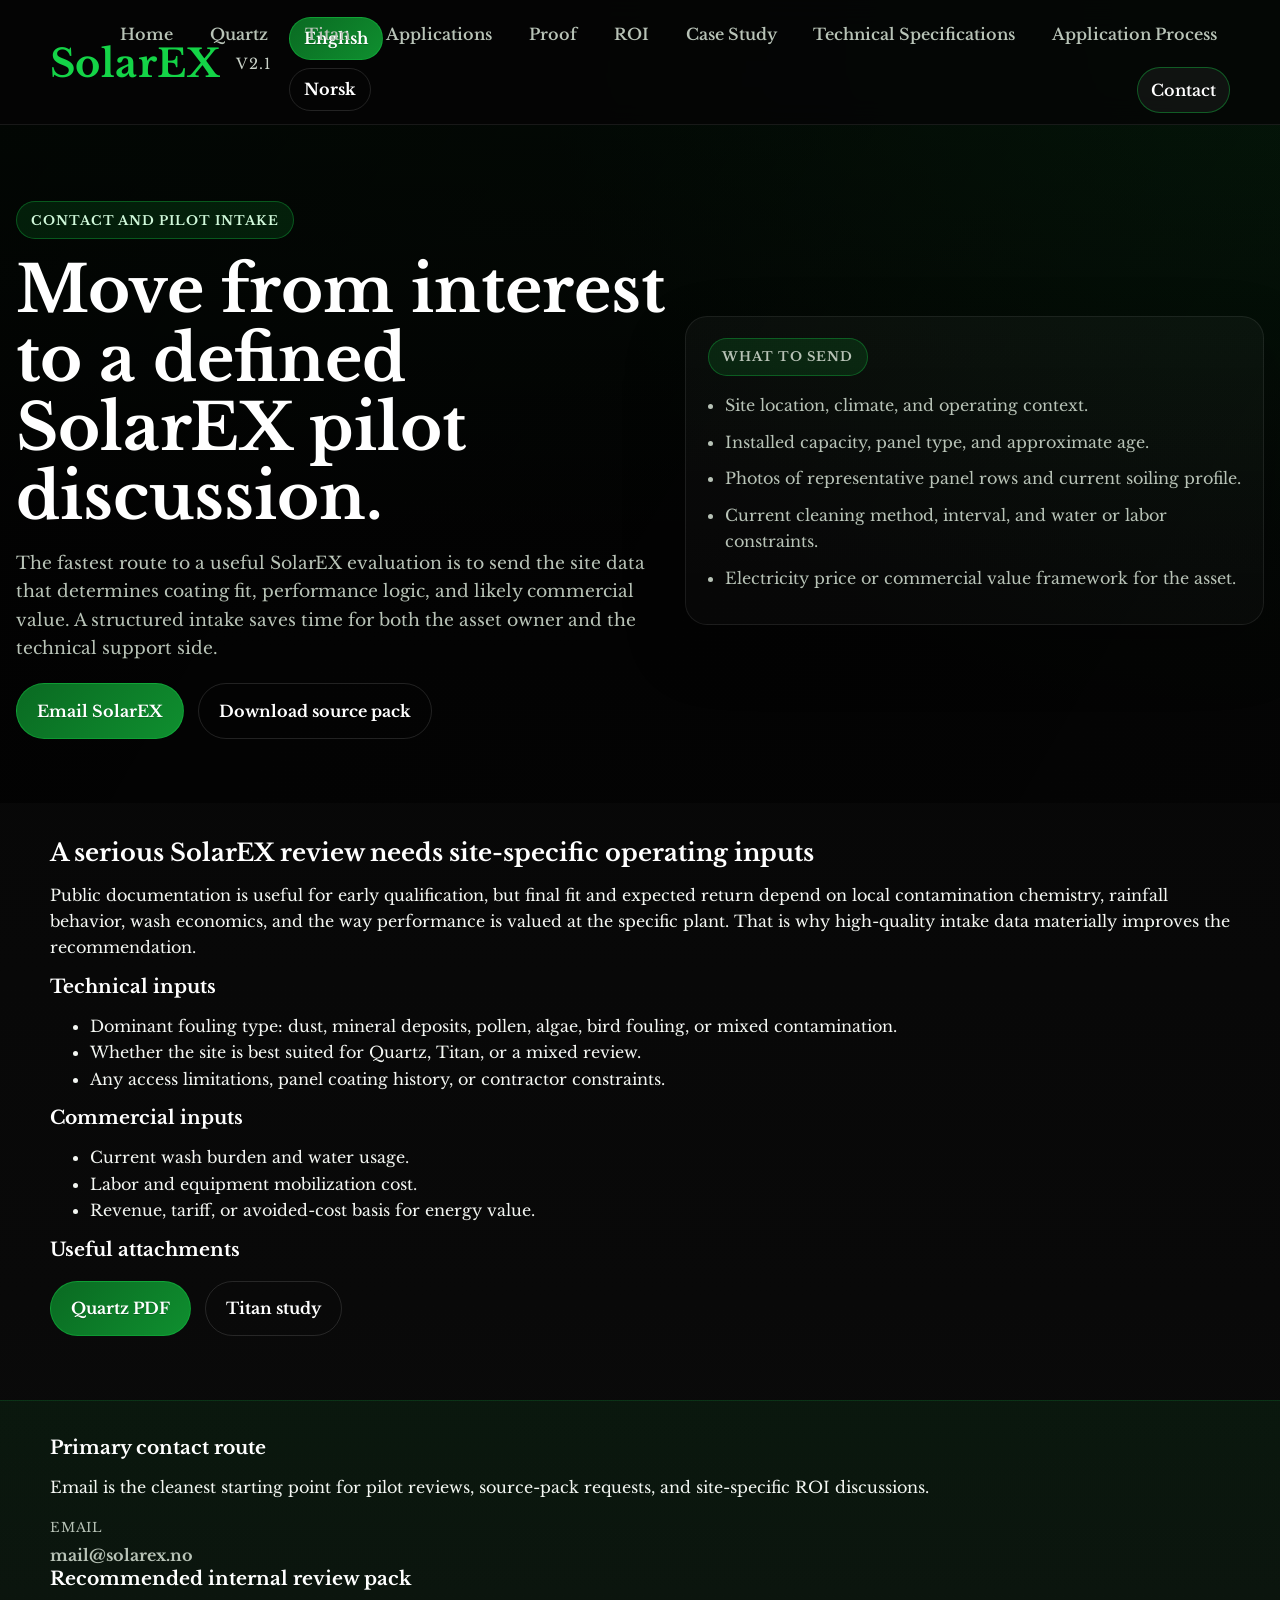
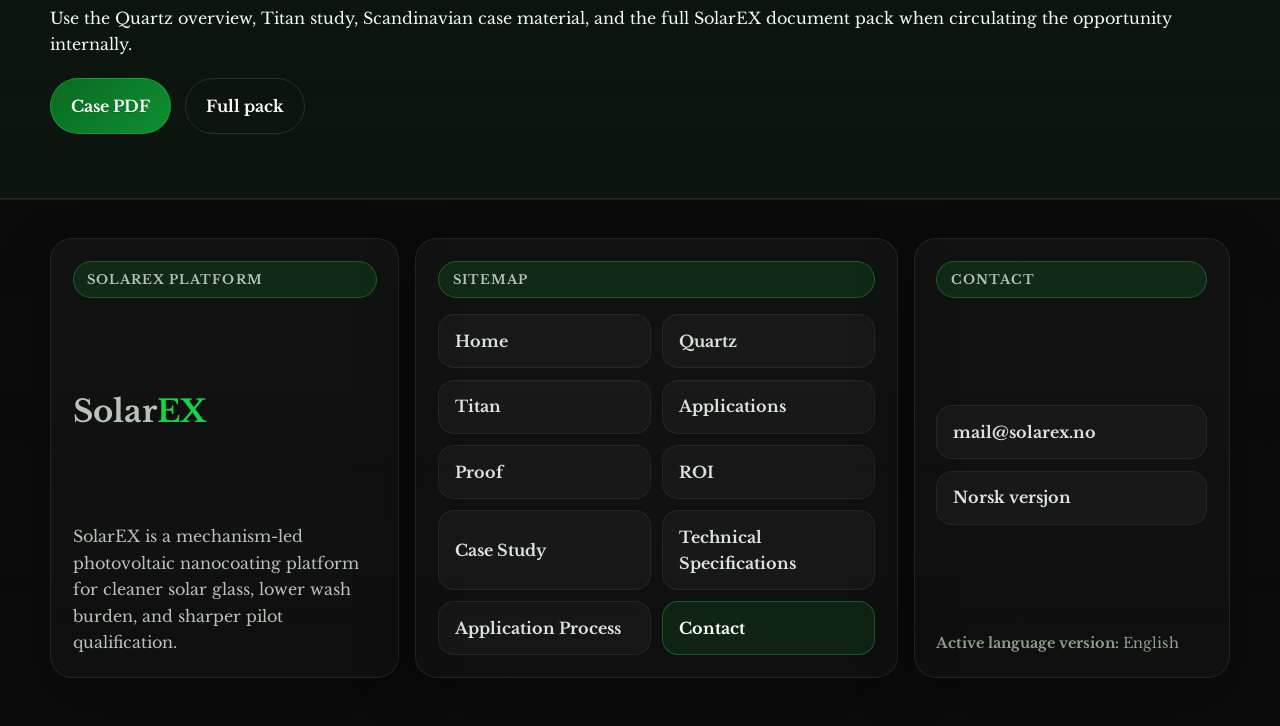
<file: contact.html>
<!DOCTYPE html>
<html lang="en">
<head>
<meta charset="UTF-8" />
<meta name="viewport" content="width=device-width, initial-scale=1.0" />
<title>SolarEX Contact | Pilot Intake and Technical Review</title>
<meta name="description" content="Contact SolarEX to discuss a photovoltaic pilot, request the source pack, and submit site data for a mechanism-fit and ROI review." />
<meta name="robots" content="index,follow" />
<link rel="canonical" href="https://www.solarex.no/contact.html" />
<meta property="og:title" content="SolarEX Contact | Pilot Intake and Technical Review" />
<meta property="og:description" content="Contact SolarEX to discuss a photovoltaic pilot, request the source pack, and submit site data for a mechanism-fit and ROI review." />
<meta property="og:type" content="website" />
<meta property="og:url" content="https://www.solarex.no/contact.html" />
<meta name="theme-color" content="#050505" />
<link rel="icon" href="assets/media/solarex-favicon-v1-0.png" type="image/png" />
<link rel="apple-touch-icon" href="assets/media/solarex-favicon-v1-0.png" />
<link rel="stylesheet" href="assets/css/styles.css" />
</head>
<body>
<header class="site-header"><div class="container nav-wrap"><div class="topbar"><a class="brand" href="index.html">Solar<span>EX</span></a></div><button class="nav-toggle" aria-label="Toggle navigation">Menu</button><nav class="site-nav" aria-label="Main navigation"><a href="index.html">Home</a><a href="quartz.html">Quartz</a><a href="titan.html">Titan</a><a href="applications.html">Applications</a><a href="proof-results.html">Proof</a><a href="roi-analysis.html">ROI</a><a href="case-study-norway.html">Case Study</a><a href="contact.html" class="button button-sm active">Contact</a></nav></div></header>
<main>
<section class="hero hero-product">
  <div class="container hero-grid">
    <div class="reveal">
      <p class="eyebrow">Contact and pilot intake</p>
      <h1>Move from interest to a defined SolarEX pilot discussion.</h1>
      <p class="lead">The fastest route to a useful SolarEX evaluation is to send the site data that determines coating fit, performance logic, and likely commercial value. A structured intake saves time for both the asset owner and the technical support side.</p>
      <div class="hero-actions"><a class="button" href="mailto:mail@solarex.no?subject=SolarEX%20pilot%20discussion">Email SolarEX</a><a class="button button-secondary" href="https://drive.google.com/uc?export=download&id=1I4Ze200GdkaWqL5WNNzXste9bodv180F" target="_blank" rel="noopener">Download source pack</a></div>
    </div>
    <div class="card reveal" id="next-step">
      <p class="tag">What to send</p>
      <ul class="feature-list">
        <li>Site location, climate, and operating context.</li>
        <li>Installed capacity, panel type, and approximate age.</li>
        <li>Photos of representative panel rows and current soiling profile.</li>
        <li>Current cleaning method, interval, and water or labor constraints.</li>
        <li>Electricity price or commercial value framework for the asset.</li>
      </ul>
    </div>
  </div>
</section>

<section class="section">
  <div class="container">
    <h2 class="section-title">A serious SolarEX review needs site-specific operating inputs</h2>
    <p class="section-copy">Public documentation is useful for early qualification, but final fit and expected return depend on local contamination chemistry, rainfall behavior, wash economics, and the way performance is valued at the specific plant. That is why high-quality intake data materially improves the recommendation.</p>
    <div class="pilot-grid">
      <div class="pilot-card">
        <h3>Technical inputs</h3>
        <ul class="mini-list">
          <li>Dominant fouling type: dust, mineral deposits, pollen, algae, bird fouling, or mixed contamination.</li>
          <li>Whether the site is best suited for Quartz, Titan, or a mixed review.</li>
          <li>Any access limitations, panel coating history, or contractor constraints.</li>
        </ul>
      </div>
      <div class="pilot-card">
        <h3>Commercial inputs</h3>
        <ul class="mini-list">
          <li>Current wash burden and water usage.</li>
          <li>Labor and equipment mobilization cost.</li>
          <li>Revenue, tariff, or avoided-cost basis for energy value.</li>
        </ul>
      </div>
      <div class="pilot-card">
        <h3>Useful attachments</h3>
        <div class="hero-actions"><a class="button" href="https://drive.google.com/uc?export=download&id=14qVbPNbLvNTD_TmNL2JMb61dB7Hn0I2f" target="_blank" rel="noopener">Quartz PDF</a><a class="button button-secondary" href="https://drive.google.com/uc?export=download&id=1eYJ2f8ovairFf7Xua2PkAGK5b0rcjYoJ" target="_blank" rel="noopener">Titan study</a></div>
      </div>
    </div>
  </div>
</section>

<section class="section section-contrast">
  <div class="container">
    <div class="cta-grid">
      <div class="cta-card">
        <h3>Primary contact route</h3>
        <p>Email is the cleanest starting point for pilot reviews, source-pack requests, and site-specific ROI discussions.</p>
        <div class="contact-list">
          <div><span>Email</span><strong><a href="mailto:mail@solarex.no">mail@solarex.no</a></strong></div>
        </div>
      </div>
      <div class="cta-card">
        <h3>Recommended internal review pack</h3>
        <p>Use the Quartz overview, Titan study, Scandinavian case material, and the full SolarEX document pack when circulating the opportunity internally.</p>
        <div class="hero-actions"><a class="button" href="https://drive.google.com/uc?export=download&id=1jbuQ1NeOKuYQP5n5d3HJbI0WH166Dxem" target="_blank" rel="noopener">Case PDF</a><a class="button button-secondary" href="https://drive.google.com/uc?export=download&id=1I4Ze200GdkaWqL5WNNzXste9bodv180F" target="_blank" rel="noopener">Full pack</a></div>
      </div>
    </div>
  </div>
</section>
</main>
<footer class="site-footer"><div class="container footer-grid"><div class="footer-card"><p class="tag">Explore</p><h3>Navigate the SolarEX knowledge base</h3><div class="footer-links"><a href="proof-results.html">Performance proof</a><a href="roi-analysis.html">ROI analysis</a><a href="technical-specifications.html">Technical specifications</a><a href="application-process.html">Application process</a></div></div><div class="footer-card"><p class="tag">Compare</p><h3>Choose the right coating pathway</h3><div class="footer-links"><a href="quartz.html">SolarEX Quartz</a><a href="titan.html">SolarEX Titan</a><a href="applications.html">Application fit</a><a href="case-study-norway.html">Case study</a></div></div><div class="footer-card footer-cta"><p class="tag">Act</p><h3>Move from interest to pilot</h3><p>Use the technical, commercial, and application pages to qualify a site, define a pilot, and support an internal investment decision.</p><div class="hero-actions"><a class="button" href="contact.html">Discuss a pilot</a><a class="button button-secondary" href="proof-results.html">Open proof stack</a></div></div></div></footer><script src="assets/js/site.js"></script></body></html>
</file>
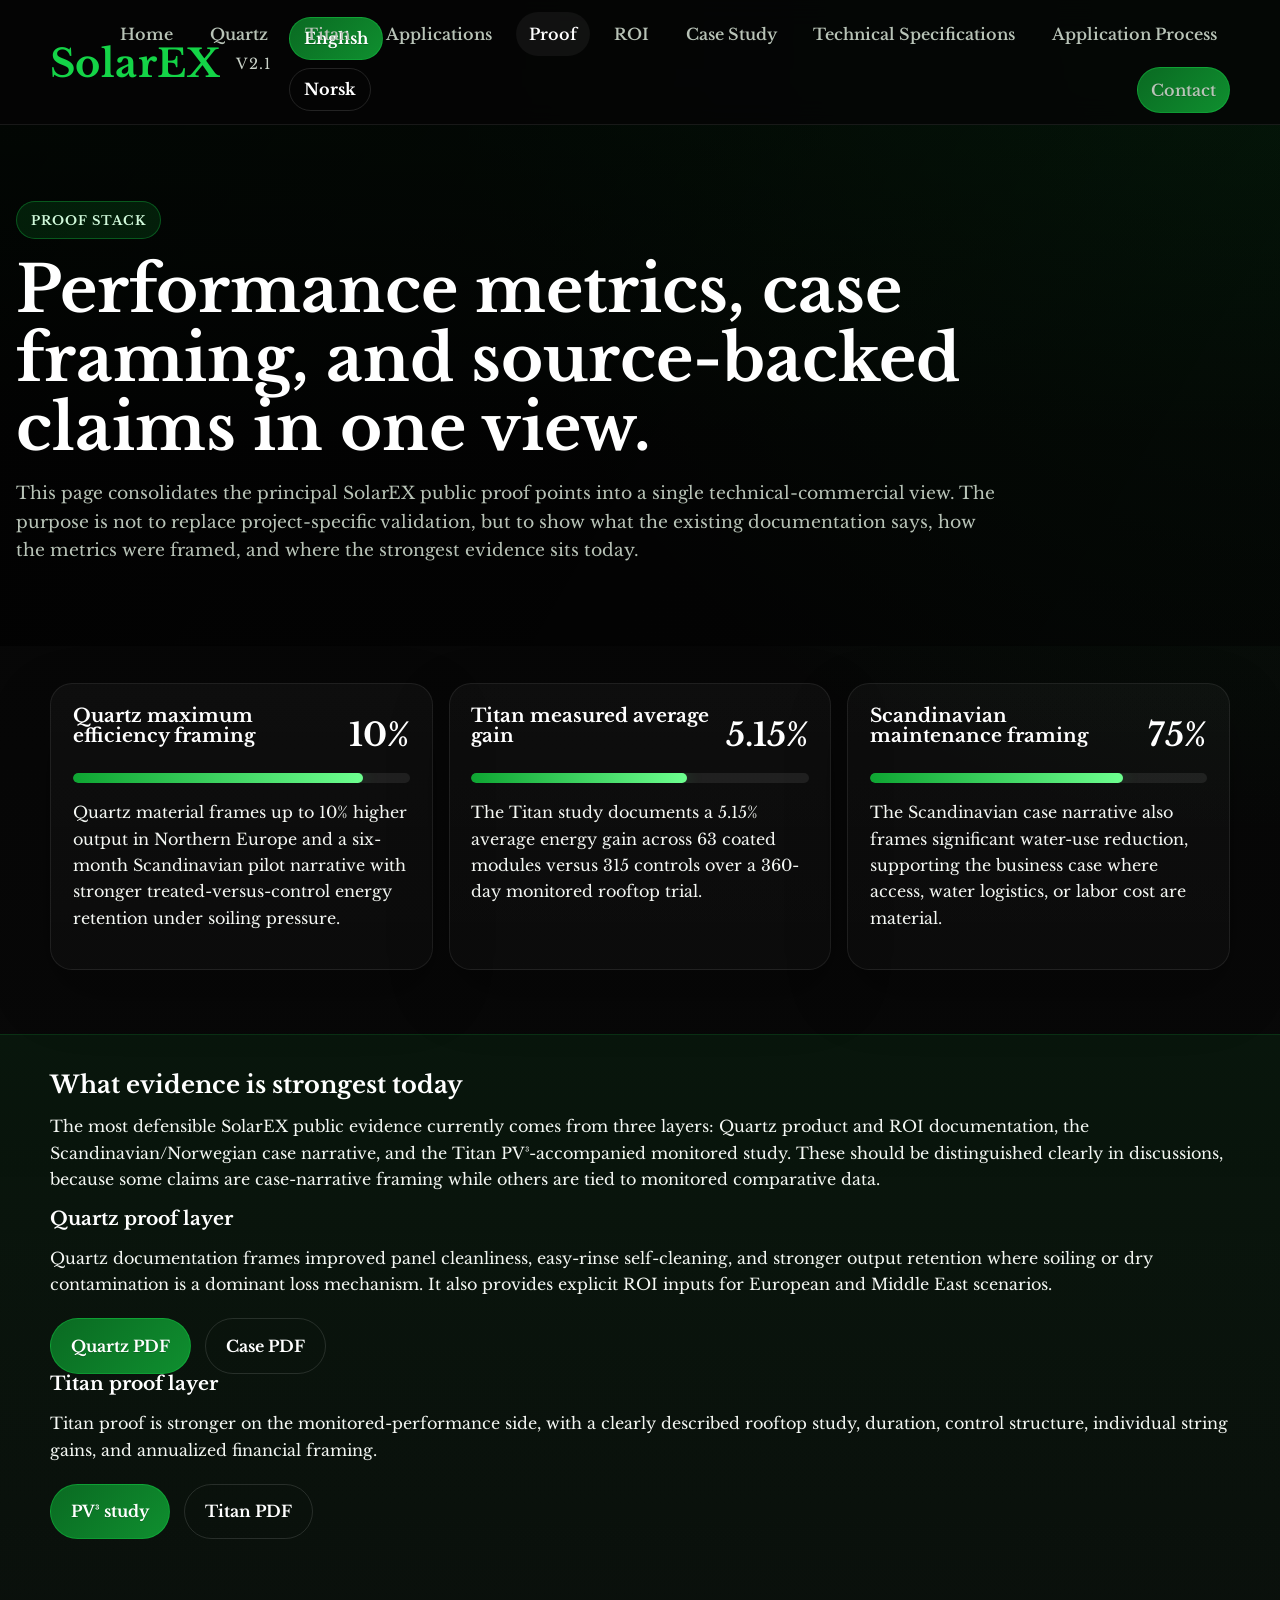
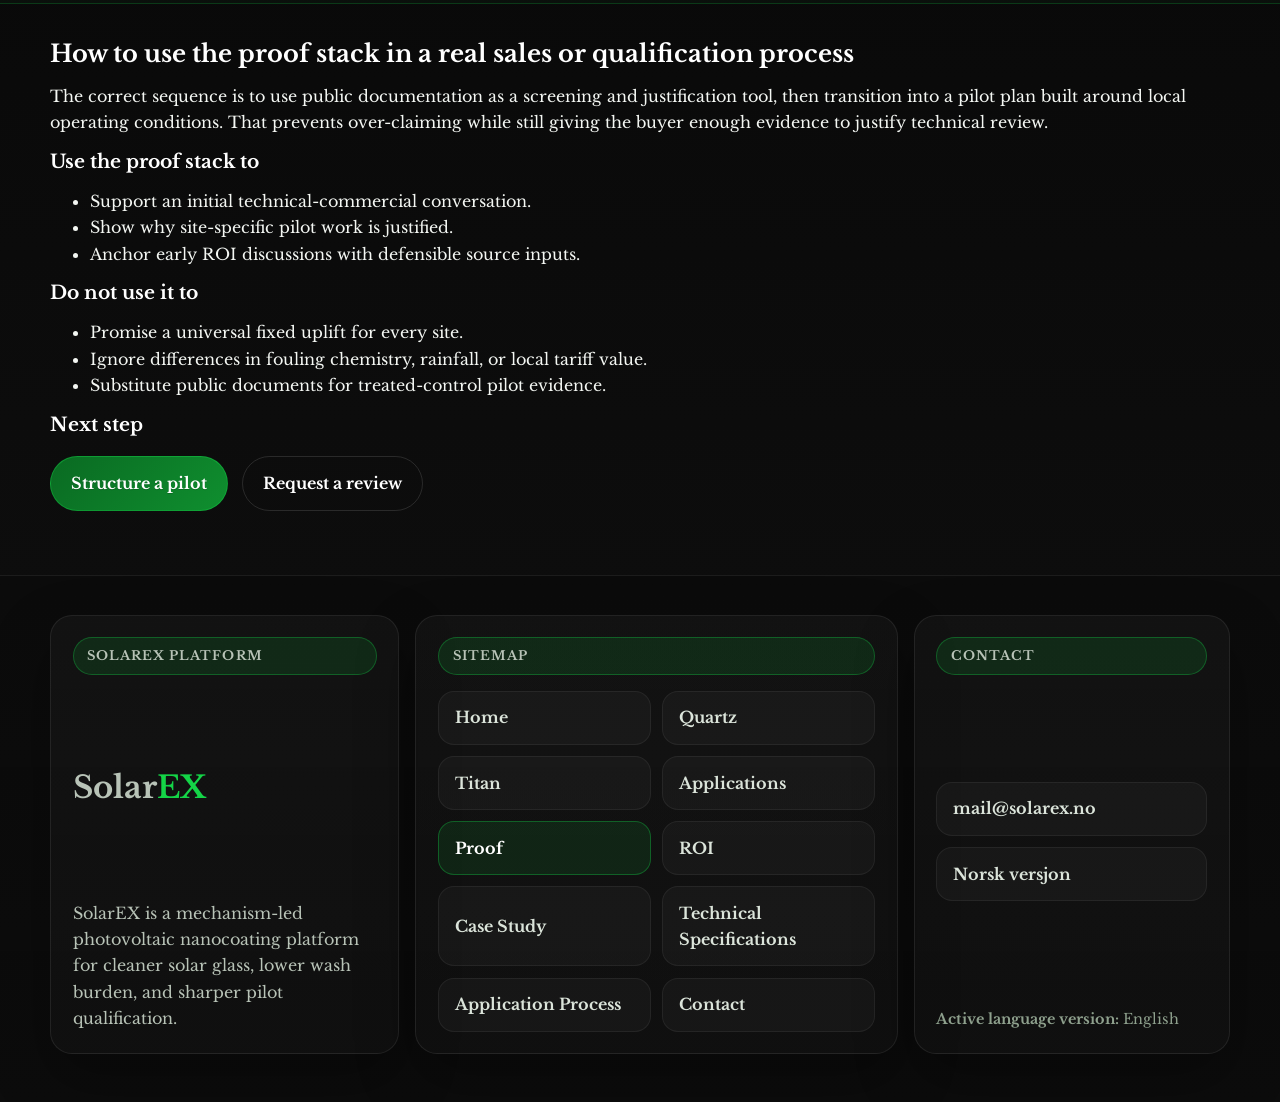
<file: proof-results.html>
<!DOCTYPE html>
<html lang="en">
<head>
<meta charset="UTF-8" />
<meta name="viewport" content="width=device-width, initial-scale=1.0" />
<title>SolarEX Proof Results | Performance Metrics and Technical Framing</title>
<meta name="description" content="Review the SolarEX proof stack, including Quartz case framing, Titan monitored study data, and how public metrics should be used in pilot qualification." />
<meta name="robots" content="index,follow" />
<link rel="canonical" href="https://www.solarex.no/proof-results.html" />
<meta property="og:title" content="SolarEX Proof Results | Performance Metrics and Technical Framing" />
<meta property="og:description" content="Review the SolarEX proof stack, including Quartz case framing, Titan monitored study data, and how public metrics should be used in pilot qualification." />
<meta property="og:type" content="website" />
<meta property="og:url" content="https://www.solarex.no/proof-results.html" />
<meta name="theme-color" content="#050505" />
<link rel="icon" href="assets/media/solarex-favicon-v1-0.png" type="image/png" />
<link rel="apple-touch-icon" href="assets/media/solarex-favicon-v1-0.png" />
<link rel="stylesheet" href="assets/css/styles.css" />
</head>
<body>
<header class="site-header"><div class="container nav-wrap"><div class="topbar"><a class="brand" href="index.html">Solar<span>EX</span></a></div><button class="nav-toggle" aria-label="Toggle navigation">Menu</button><nav class="site-nav" aria-label="Main navigation"><a href="index.html">Home</a><a href="quartz.html">Quartz</a><a href="titan.html">Titan</a><a href="applications.html">Applications</a><a href="proof-results.html" class="active">Proof</a><a href="roi-analysis.html">ROI</a><a href="case-study-norway.html">Case Study</a><a href="contact.html" class="button button-sm">Contact</a></nav></div></header>
<main>
<section class="hero hero-product">
  <div class="container">
    <p class="eyebrow">Proof stack</p>
    <h1>Performance metrics, case framing, and source-backed claims in one view.</h1>
    <p class="lead">This page consolidates the principal SolarEX public proof points into a single technical-commercial view. The purpose is not to replace project-specific validation, but to show what the existing documentation says, how the metrics were framed, and where the strongest evidence sits today.</p>
  </div>
</section>

<section class="section">
  <div class="container">
    <div class="grid three-column">
      <article class="viz-card" id="sio2-easy-clean"><span id="energy-gain"></span>
        <div class="metric-inline"><h3>Quartz maximum efficiency framing</h3><span class="metric-value counter" data-count="10" data-suffix="%">0%</span></div>
        <div class="viz-track"><div class="viz-fill" data-fill="86"></div></div>
        <p>Quartz material frames up to 10% higher output in Northern Europe and a six-month Scandinavian pilot narrative with stronger treated-versus-control energy retention under soiling pressure.</p>
      </article>
      <article class="viz-card" id="tio2-study"><span id="titan-study"></span>
        <div class="metric-inline"><h3>Titan measured average gain</h3><span class="metric-value counter" data-count="5.15" data-suffix="%" data-decimals="2">0%</span></div>
        <div class="viz-track"><div class="viz-fill" data-fill="64"></div></div>
        <p>The Titan study documents a 5.15% average energy gain across 63 coated modules versus 315 controls over a 360-day monitored rooftop trial.</p>
      </article>
      <article class="viz-card" id="water-savings"><span id="scandinavian-case"></span>
        <div class="metric-inline"><h3>Scandinavian maintenance framing</h3><span class="metric-value counter" data-count="75" data-suffix="%">0%</span></div>
        <div class="viz-track"><div class="viz-fill" data-fill="75"></div></div>
        <p>The Scandinavian case narrative also frames significant water-use reduction, supporting the business case where access, water logistics, or labor cost are material.</p>
      </article>
    </div>
  </div>
</section>

<section class="section section-contrast">
  <div class="container">
    <h2 class="section-title">What evidence is strongest today</h2>
    <p class="section-copy">The most defensible SolarEX public evidence currently comes from three layers: Quartz product and ROI documentation, the Scandinavian/Norwegian case narrative, and the Titan PV³-accompanied monitored study. These should be distinguished clearly in discussions, because some claims are case-narrative framing while others are tied to monitored comparative data.</p>
    <div class="matrix-grid">
      <div class="matrix-card">
        <h3>Quartz proof layer</h3>
        <p>Quartz documentation frames improved panel cleanliness, easy-rinse self-cleaning, and stronger output retention where soiling or dry contamination is a dominant loss mechanism. It also provides explicit ROI inputs for European and Middle East scenarios.</p>
        <div class="hero-actions"><a class="button" href="https://drive.google.com/uc?export=download&id=14qVbPNbLvNTD_TmNL2JMb61dB7Hn0I2f" target="_blank" rel="noopener">Quartz PDF</a><a class="button button-secondary" href="https://drive.google.com/uc?export=download&id=1jbuQ1NeOKuYQP5n5d3HJbI0WH166Dxem" target="_blank" rel="noopener">Case PDF</a></div>
      </div>
      <div class="matrix-card">
        <h3>Titan proof layer</h3>
        <p>Titan proof is stronger on the monitored-performance side, with a clearly described rooftop study, duration, control structure, individual string gains, and annualized financial framing.</p>
        <div class="hero-actions"><a class="button" href="https://drive.google.com/uc?export=download&id=1eYJ2f8ovairFf7Xua2PkAGK5b0rcjYoJ" target="_blank" rel="noopener">PV³ study</a><a class="button button-secondary" href="https://drive.google.com/uc?export=download&id=1FoE5IkSIsTfvKD-xDmBWvkdFcmaOmKpg" target="_blank" rel="noopener">Titan PDF</a></div>
      </div>
    </div>
  </div>
</section>

<section class="section">
  <div class="container">
    <h2 class="section-title">How to use the proof stack in a real sales or qualification process</h2>
    <p class="section-copy">The correct sequence is to use public documentation as a screening and justification tool, then transition into a pilot plan built around local operating conditions. That prevents over-claiming while still giving the buyer enough evidence to justify technical review.</p>
    <div class="pilot-grid">
      <div class="pilot-card">
        <h3>Use the proof stack to</h3>
        <ul class="mini-list">
          <li>Support an initial technical-commercial conversation.</li>
          <li>Show why site-specific pilot work is justified.</li>
          <li>Anchor early ROI discussions with defensible source inputs.</li>
        </ul>
      </div>
      <div class="pilot-card">
        <h3>Do not use it to</h3>
        <ul class="mini-list">
          <li>Promise a universal fixed uplift for every site.</li>
          <li>Ignore differences in fouling chemistry, rainfall, or local tariff value.</li>
          <li>Substitute public documents for treated-control pilot evidence.</li>
        </ul>
      </div>
      <div class="pilot-card">
        <h3>Next step</h3>
        <div class="hero-actions"><a class="button" href="application-process.html#pilot">Structure a pilot</a><a class="button button-secondary" href="contact.html">Request a review</a></div>
      </div>
    </div>
  </div>
</section>
</main>
<footer class="site-footer"><div class="container footer-grid"><div class="footer-card"><p class="tag">Explore</p><h3>Navigate the SolarEX knowledge base</h3><div class="footer-links"><a href="proof-results.html">Performance proof</a><a href="roi-analysis.html">ROI analysis</a><a href="technical-specifications.html">Technical specifications</a><a href="application-process.html">Application process</a></div></div><div class="footer-card"><p class="tag">Compare</p><h3>Choose the right coating pathway</h3><div class="footer-links"><a href="quartz.html">SolarEX Quartz</a><a href="titan.html">SolarEX Titan</a><a href="applications.html">Application fit</a><a href="case-study-norway.html">Case study</a></div></div><div class="footer-card footer-cta"><p class="tag">Act</p><h3>Move from interest to pilot</h3><p>Use the technical, commercial, and application pages to qualify a site, define a pilot, and support an internal investment decision.</p><div class="hero-actions"><a class="button" href="contact.html">Discuss a pilot</a><a class="button button-secondary" href="proof-results.html">Open proof stack</a></div></div></div></footer><script src="assets/js/site.js"></script></body></html>
</file>
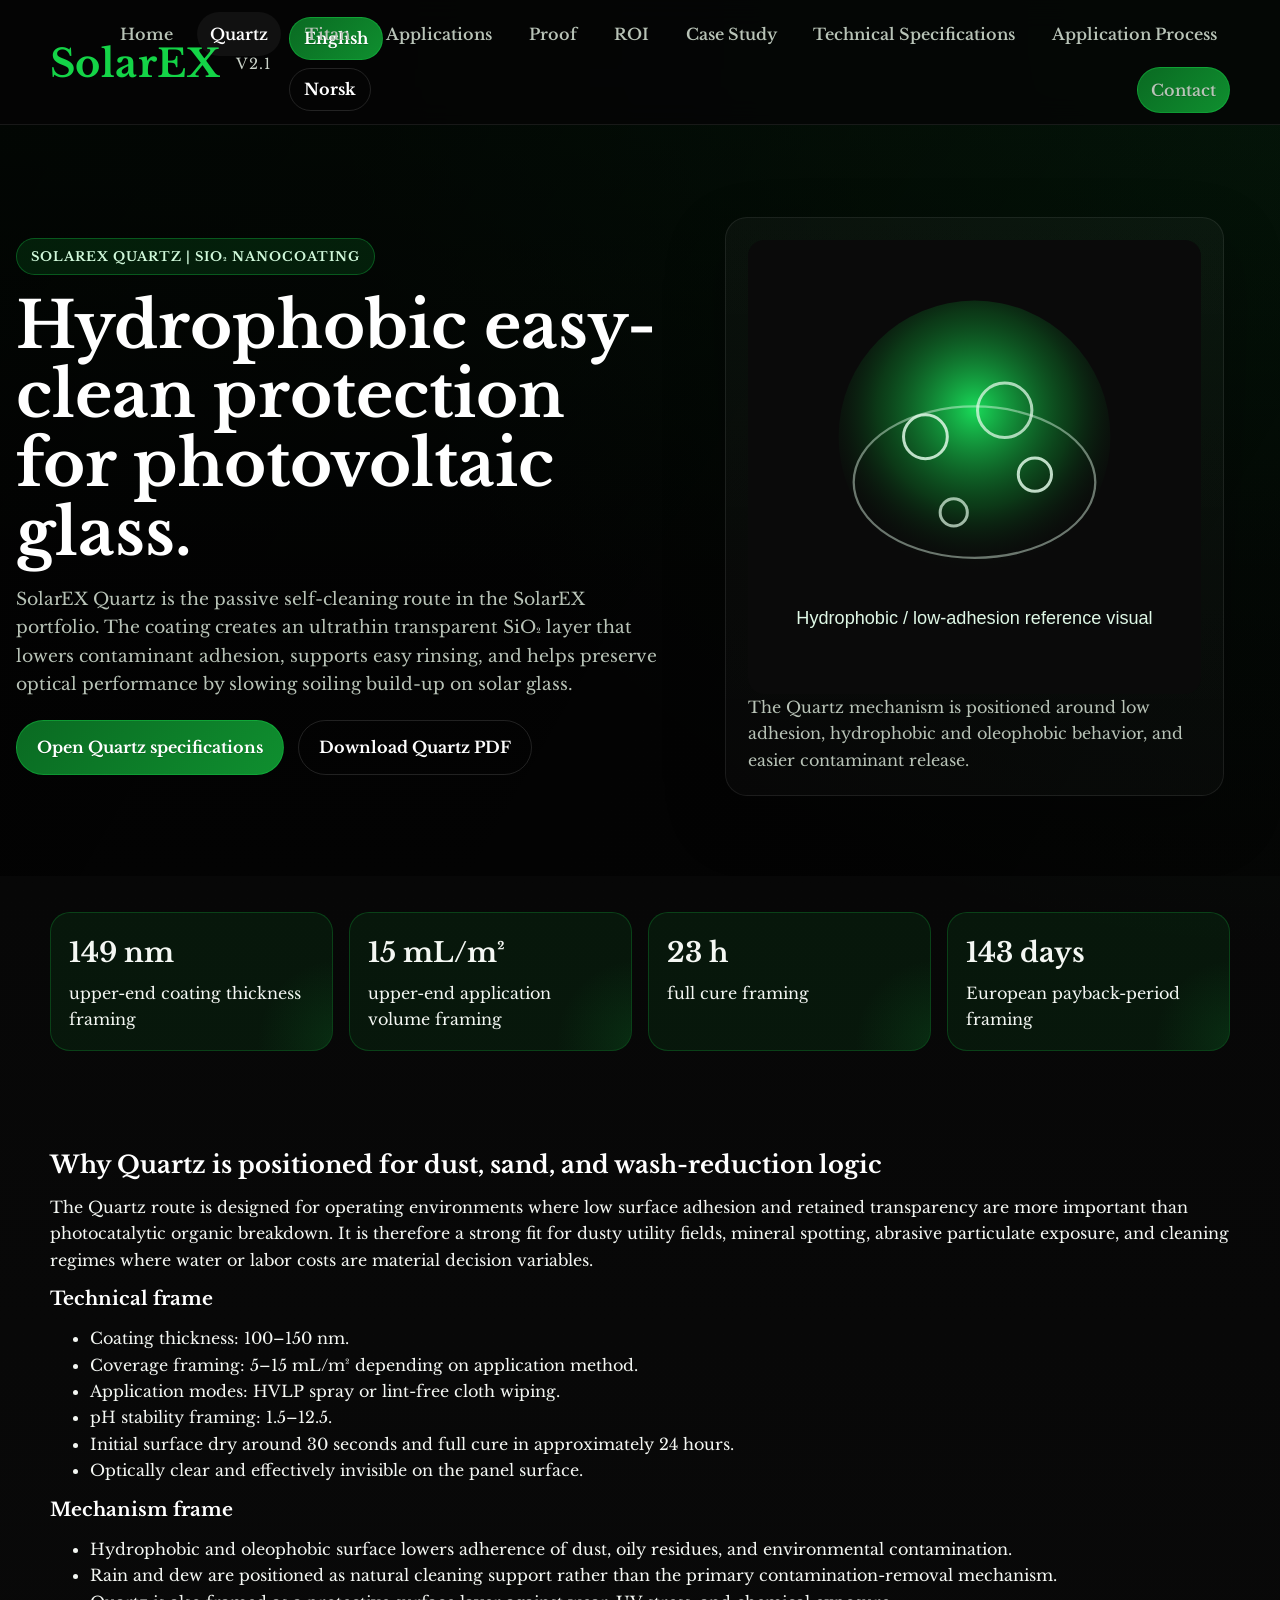
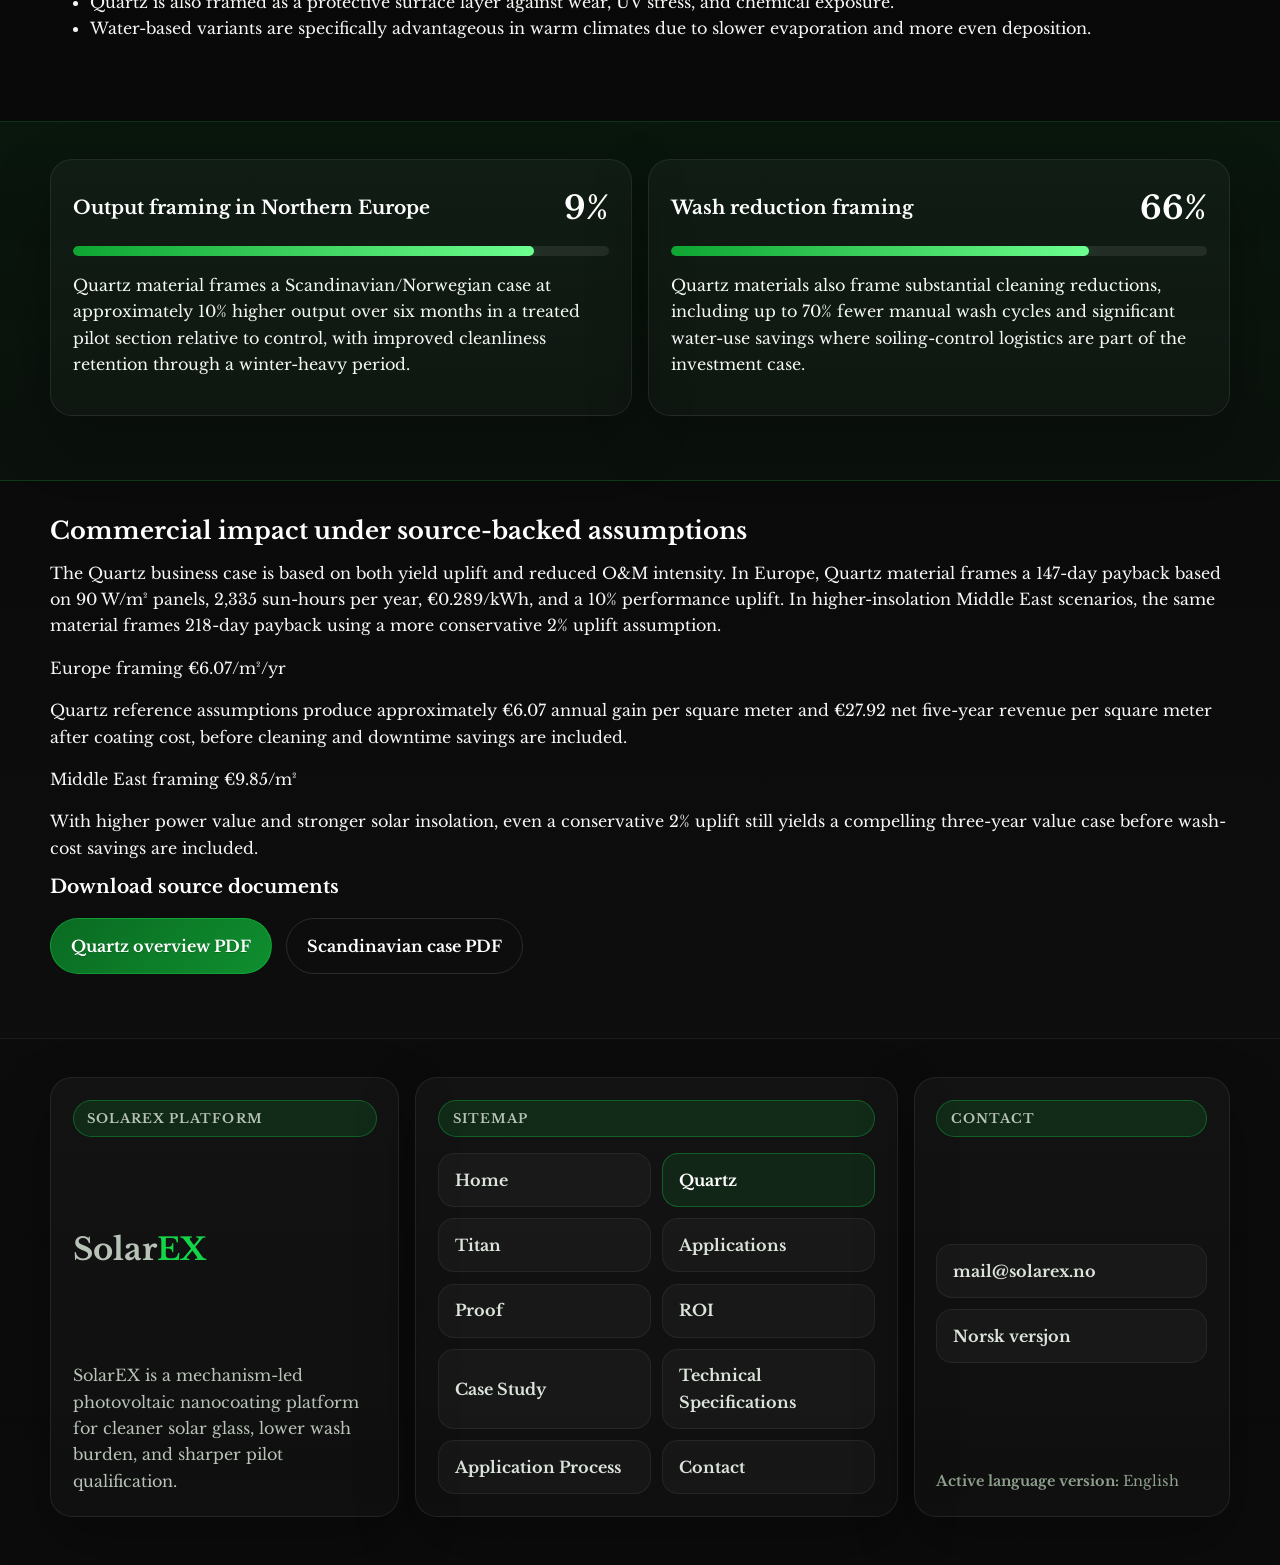
<file: quartz.html>
<!DOCTYPE html>
<html lang="en">
<head>
<meta charset="UTF-8" />
<meta name="viewport" content="width=device-width, initial-scale=1.0" />
<title>SolarEX Quartz | SiO₂ Hydrophobic Nanocoating</title>
<meta name="description" content="SolarEX Quartz is a SiO₂ photovoltaic nanocoating designed for low-adhesion easy-clean performance, lower wash intensity, and stronger long-term panel cleanliness." />
<meta name="robots" content="index,follow" />
<link rel="canonical" href="https://www.solarex.no/quartz.html" />
<meta property="og:title" content="SolarEX Quartz | SiO₂ Hydrophobic Nanocoating" />
<meta property="og:description" content="SolarEX Quartz is a SiO₂ photovoltaic nanocoating designed for low-adhesion easy-clean performance, lower wash intensity, and stronger long-term panel cleanliness." />
<meta property="og:type" content="website" />
<meta property="og:url" content="https://www.solarex.no/quartz.html" />
<meta name="theme-color" content="#050505" />
<link rel="icon" href="assets/media/solarex-favicon.svg" type="image/svg+xml" />
<link rel="apple-touch-icon" href="assets/media/solarex-favicon.svg" />
<link rel="stylesheet" href="assets/css/styles.css" />
</head>
<body>
<header class="site-header"><div class="container nav-wrap"><div class="topbar"><a class="brand" href="index.html">Solar<span>EX</span></a></div><button class="nav-toggle" aria-label="Toggle navigation">Menu</button><nav class="site-nav" aria-label="Main navigation"><a href="index.html">Home</a><a href="quartz.html" class="active">Quartz</a><a href="titan.html">Titan</a><a href="applications.html">Applications</a><a href="proof-results.html">Proof</a><a href="roi-analysis.html">ROI</a><a href="case-study-norway.html">Case Study</a><a href="contact.html" class="button button-sm">Contact</a></nav></div></header>
<main>
<section class="hero hero-product">
  <div class="container hero-grid">
    <div class="reveal">
      <p class="eyebrow">SolarEX Quartz | SiO₂ nanocoating</p>
      <h1>Hydrophobic easy-clean protection for photovoltaic glass.</h1>
      <p class="lead">SolarEX Quartz is the passive self-cleaning route in the SolarEX portfolio. The coating creates an ultrathin transparent SiO₂ layer that lowers contaminant adhesion, supports easy rinsing, and helps preserve optical performance by slowing soiling build-up on solar glass.</p>
      <div class="hero-actions"><a class="button" href="technical-specifications.html#sio2">Open Quartz specifications</a><a class="button button-secondary" href="https://drive.google.com/uc?export=download&id=14qVbPNbLvNTD_TmNL2JMb61dB7Hn0I2f" target="_blank" rel="noopener">Download Quartz PDF</a></div>
    </div>
    <figure class="media-frame reveal float-soft">
      <img src="assets/media/lotus-effect.svg" alt="Lotus effect reference visual used to explain Quartz water repellency" loading="lazy" decoding="async" class="media-img square" />
      <figcaption class="media-caption">The Quartz mechanism is positioned around low adhesion, hydrophobic and oleophobic behavior, and easier contaminant release.</figcaption>
    </figure>
  </div>
</section>

<section class="section">
  <div class="container">
    <div class="band reveal">
      <div class="band-item"><strong class="counter" data-count="150" data-suffix=" nm">0 nm</strong><span>upper-end coating thickness framing</span></div>
      <div class="band-item"><strong class="counter" data-count="15" data-suffix=" mL/m²">0 mL/m²</strong><span>upper-end application volume framing</span></div>
      <div class="band-item"><strong class="counter" data-count="24" data-suffix=" h">0 h</strong><span>full cure framing</span></div>
      <div class="band-item"><strong class="counter" data-count="147" data-suffix=" days">0 days</strong><span>European payback-period framing</span></div>
    </div>
  </div>
</section>

<section class="section">
  <div class="container">
    <h2 class="section-title">Why Quartz is positioned for dust, sand, and wash-reduction logic</h2>
    <p class="section-copy">The Quartz route is designed for operating environments where low surface adhesion and retained transparency are more important than photocatalytic organic breakdown. It is therefore a strong fit for dusty utility fields, mineral spotting, abrasive particulate exposure, and cleaning regimes where water or labor costs are material decision variables.</p>
    <div class="matrix-grid">
      <div class="matrix-card">
        <h3>Technical frame</h3>
        <ul class="stack-list">
          <li>Coating thickness: 100–150 nm.</li>
          <li>Coverage framing: 5–15 mL/m² depending on application method.</li>
          <li>Application modes: HVLP spray or lint-free cloth wiping.</li>
          <li>pH stability framing: 1.5–12.5.</li>
          <li>Initial surface dry around 30 seconds and full cure in approximately 24 hours.</li>
          <li>Optically clear and effectively invisible on the panel surface.</li>
        </ul>
      </div>
      <div class="matrix-card">
        <h3>Mechanism frame</h3>
        <ul class="stack-list">
          <li>Hydrophobic and oleophobic surface lowers adherence of dust, oily residues, and environmental contamination.</li>
          <li>Rain and dew are positioned as natural cleaning support rather than the primary contamination-removal mechanism.</li>
          <li>Quartz is also framed as a protective surface layer against wear, UV stress, and chemical exposure.</li>
          <li>Water-based variants are specifically advantageous in warm climates due to slower evaporation and more even deposition.</li>
        </ul>
      </div>
    </div>
  </div>
</section>

<section class="section section-contrast">
  <div class="container">
    <div class="proof-grid">
      <div class="viz-card" id="sio2">
        <div class="metric-inline"><h3>Output framing in Northern Europe</h3><span class="metric-value counter" data-count="10" data-suffix="%">0%</span></div>
        <div class="viz-track"><div class="viz-fill" data-fill="86"></div></div>
        <p>Quartz material frames a Scandinavian/Norwegian case at approximately 10% higher output over six months in a treated pilot section relative to control, with improved cleanliness retention through a winter-heavy period.</p>
      </div>
      <div class="viz-card">
        <div class="metric-inline"><h3>Wash reduction framing</h3><span class="metric-value counter" data-count="70" data-suffix="%">0%</span></div>
        <div class="viz-track"><div class="viz-fill" data-fill="78"></div></div>
        <p>Quartz materials also frame substantial cleaning reductions, including up to 70% fewer manual wash cycles and significant water-use savings where soiling-control logistics are part of the investment case.</p>
      </div>
    </div>
  </div>
</section>

<section class="section">
  <div class="container">
    <h2 class="section-title">Commercial impact under source-backed assumptions</h2>
    <p class="section-copy">The Quartz business case is based on both yield uplift and reduced O&amp;M intensity. In Europe, Quartz material frames a 147-day payback based on 90 W/m² panels, 2,335 sun-hours per year, €0.289/kWh, and a 10% performance uplift. In higher-insolation Middle East scenarios, the same material frames 218-day payback using a more conservative 2% uplift assumption.</p>
    <div class="formula-grid">
      <div class="formula-card">
        <span class="micro-metric">Europe framing</span>
        <span class="big-number">€6.07/m²/yr</span>
        <p>Quartz reference assumptions produce approximately €6.07 annual gain per square meter and €27.92 net five-year revenue per square meter after coating cost, before cleaning and downtime savings are included.</p>
      </div>
      <div class="formula-card">
        <span class="micro-metric">Middle East framing</span>
        <span class="big-number">€9.85/m²</span>
        <p>With higher power value and stronger solar insolation, even a conservative 2% uplift still yields a compelling three-year value case before wash-cost savings are included.</p>
      </div>
      <div class="formula-card">
        <h3>Download source documents</h3>
        <div class="hero-actions"><a class="button" href="https://drive.google.com/uc?export=download&id=14qVbPNbLvNTD_TmNL2JMb61dB7Hn0I2f" target="_blank" rel="noopener">Quartz overview PDF</a><a class="button button-secondary" href="https://drive.google.com/uc?export=download&id=1jbuQ1NeOKuYQP5n5d3HJbI0WH166Dxem" target="_blank" rel="noopener">Scandinavian case PDF</a></div>
      </div>
    </div>
  </div>
</section>
</main>
<footer class="site-footer"><div class="container footer-grid"><div class="footer-card"><p class="tag">Explore</p><h3>Navigate the SolarEX knowledge base</h3><div class="footer-links"><a href="proof-results.html">Performance proof</a><a href="roi-analysis.html">ROI analysis</a><a href="technical-specifications.html">Technical specifications</a><a href="application-process.html">Application process</a></div></div><div class="footer-card"><p class="tag">Compare</p><h3>Choose the right coating pathway</h3><div class="footer-links"><a href="quartz.html">SolarEX Quartz</a><a href="titan.html">SolarEX Titan</a><a href="applications.html">Application fit</a><a href="case-study-norway.html">Case study</a></div></div><div class="footer-card footer-cta"><p class="tag">Act</p><h3>Move from interest to pilot</h3><p>Use the technical, commercial, and application pages to qualify a site, define a pilot, and support an internal investment decision.</p><div class="hero-actions"><a class="button" href="contact.html">Discuss a pilot</a><a class="button button-secondary" href="proof-results.html">Open proof stack</a></div></div></div></footer><script src="assets/js/site.js"></script></body></html>
</file>
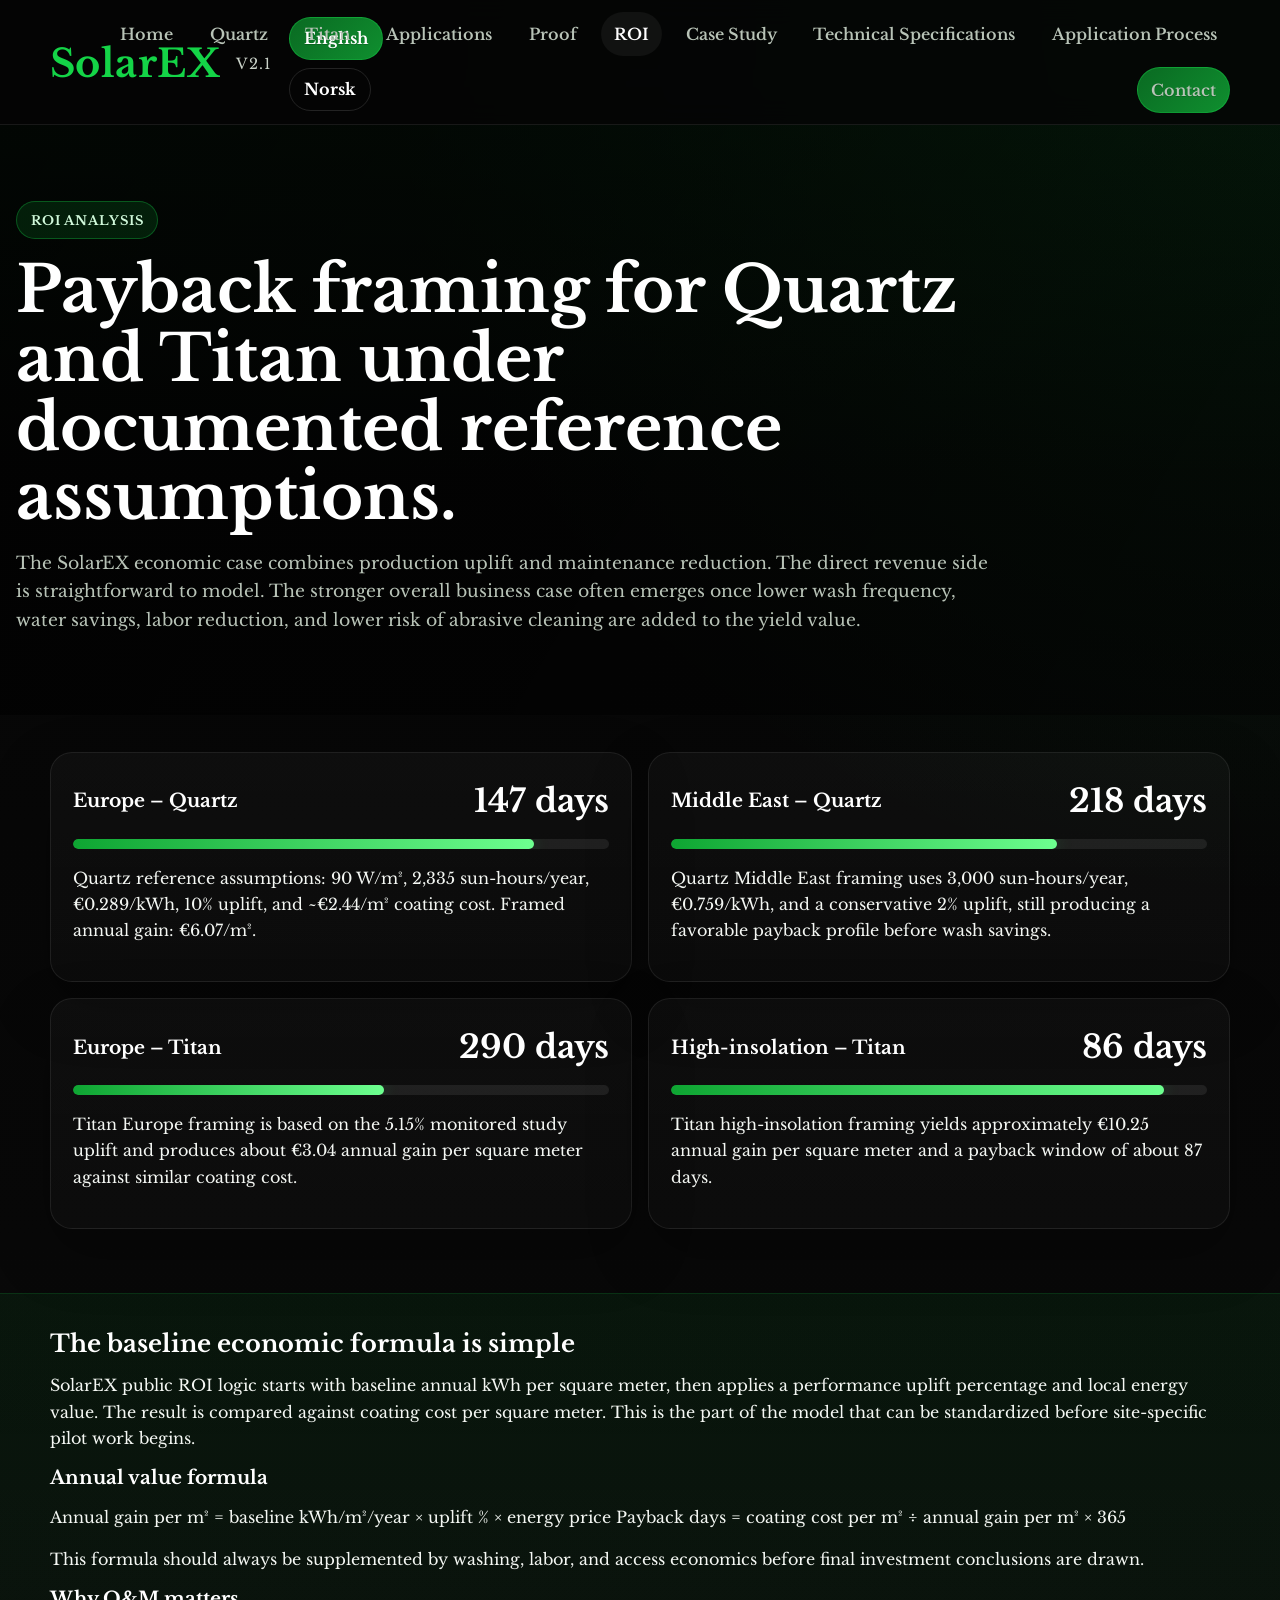
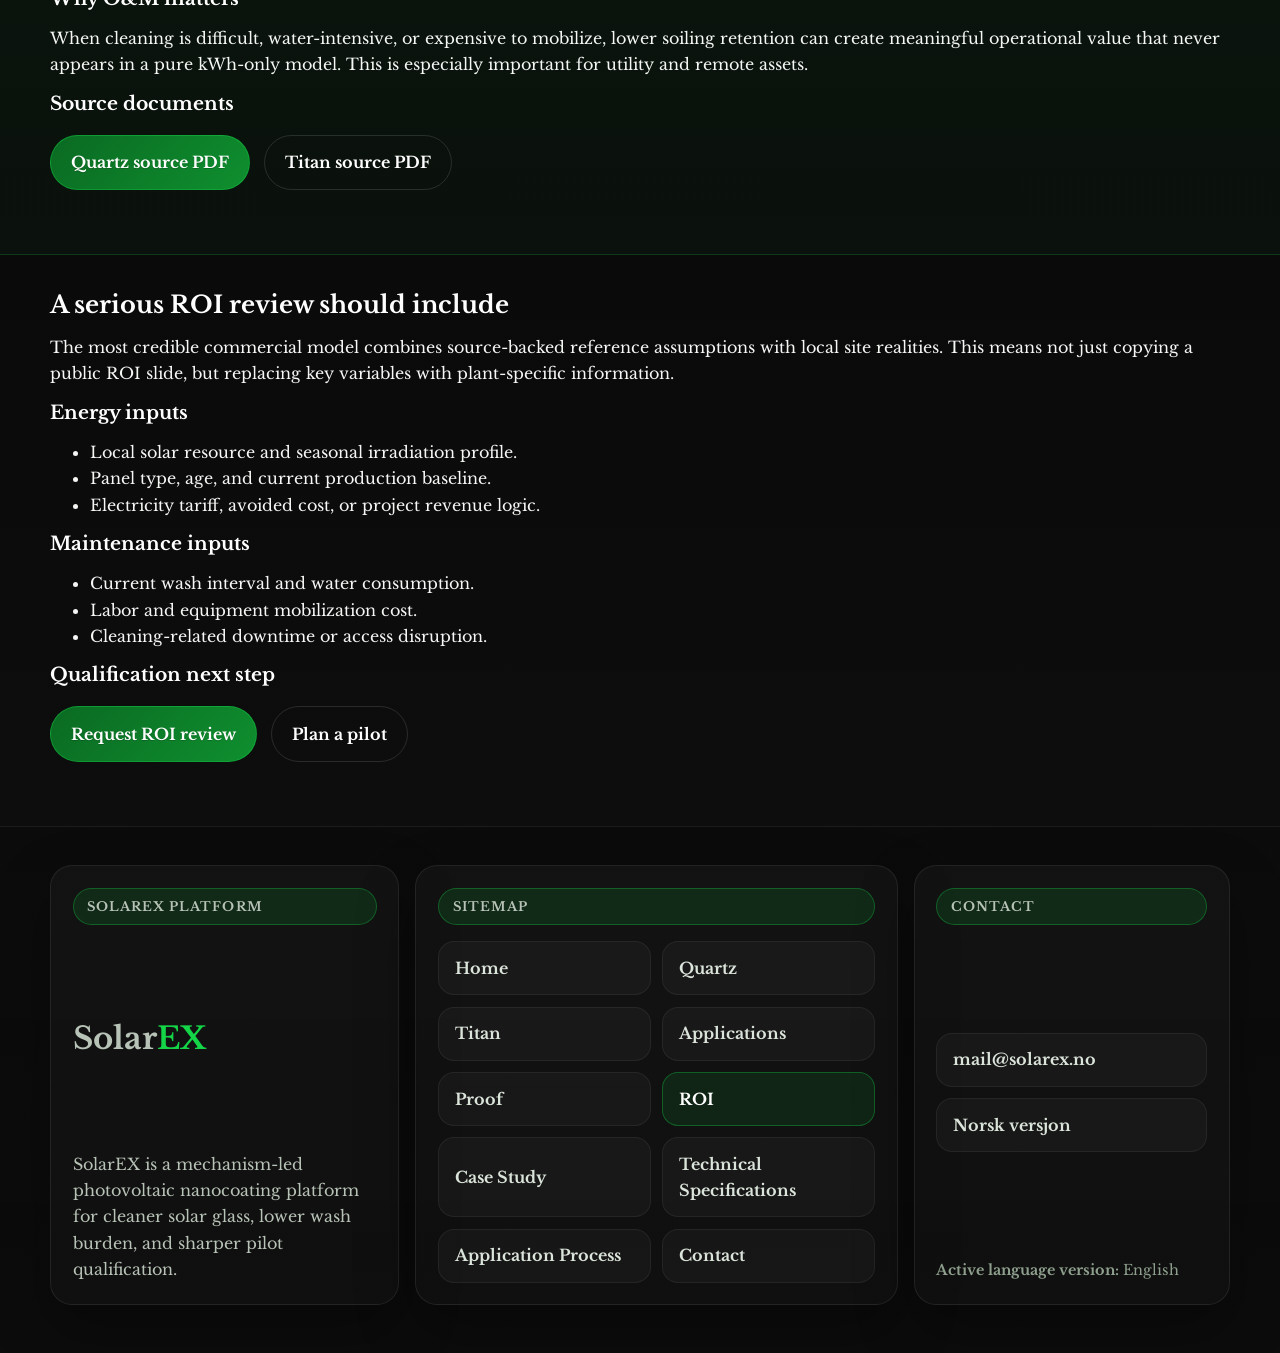
<file: roi-analysis.html>
<!DOCTYPE html>
<html lang="en">
<head>
<meta charset="UTF-8" />
<meta name="viewport" content="width=device-width, initial-scale=1.0" />
<title>SolarEX ROI Analysis | Payback and Revenue Framing</title>
<meta name="description" content="Review SolarEX Quartz and Titan payback framing, reference assumptions, and the combined yield-plus-maintenance logic behind the commercial case." />
<meta name="robots" content="index,follow" />
<link rel="canonical" href="https://www.solarex.no/roi-analysis.html" />
<meta property="og:title" content="SolarEX ROI Analysis | Payback and Revenue Framing" />
<meta property="og:description" content="Review SolarEX Quartz and Titan payback framing, reference assumptions, and the combined yield-plus-maintenance logic behind the commercial case." />
<meta property="og:type" content="website" />
<meta property="og:url" content="https://www.solarex.no/roi-analysis.html" />
<meta name="theme-color" content="#050505" />
<link rel="icon" href="assets/media/solarex-favicon-v1-0.png" type="image/png" />
<link rel="apple-touch-icon" href="assets/media/solarex-favicon-v1-0.png" />
<link rel="stylesheet" href="assets/css/styles.css" />
</head>
<body>
<header class="site-header"><div class="container nav-wrap"><div class="topbar"><a class="brand" href="index.html">Solar<span>EX</span></a></div><button class="nav-toggle" aria-label="Toggle navigation">Menu</button><nav class="site-nav" aria-label="Main navigation"><a href="index.html">Home</a><a href="quartz.html">Quartz</a><a href="titan.html">Titan</a><a href="applications.html">Applications</a><a href="proof-results.html">Proof</a><a href="roi-analysis.html" class="active">ROI</a><a href="case-study-norway.html">Case Study</a><a href="contact.html" class="button button-sm">Contact</a></nav></div></header>
<main>
<section class="hero hero-product">
  <div class="container">
    <p class="eyebrow">ROI analysis</p>
    <h1>Payback framing for Quartz and Titan under documented reference assumptions.</h1>
    <p class="lead">The SolarEX economic case combines production uplift and maintenance reduction. The direct revenue side is straightforward to model. The stronger overall business case often emerges once lower wash frequency, water savings, labor reduction, and lower risk of abrasive cleaning are added to the yield value.</p>
  </div>
</section>

<section class="section">
  <div class="container">
    <div class="grid two-column">
      <article class="viz-card" id="eu-sio2">
        <div class="metric-inline"><h3>Europe – Quartz</h3><span class="metric-value counter" data-count="147" data-suffix=" days">0 days</span></div>
        <div class="viz-track"><div class="viz-fill" data-fill="86"></div></div>
        <p>Quartz reference assumptions: 90 W/m², 2,335 sun-hours/year, €0.289/kWh, 10% uplift, and ~€2.44/m² coating cost. Framed annual gain: €6.07/m².</p>
      </article>
      <article class="viz-card" id="me-sio2">
        <div class="metric-inline"><h3>Middle East – Quartz</h3><span class="metric-value counter" data-count="218" data-suffix=" days">0 days</span></div>
        <div class="viz-track"><div class="viz-fill" data-fill="72"></div></div>
        <p>Quartz Middle East framing uses 3,000 sun-hours/year, €0.759/kWh, and a conservative 2% uplift, still producing a favorable payback profile before wash savings.</p>
      </article>
      <article class="viz-card" id="eu-tio2">
        <div class="metric-inline"><h3>Europe – Titan</h3><span class="metric-value counter" data-count="292" data-suffix=" days">0 days</span></div>
        <div class="viz-track"><div class="viz-fill" data-fill="58"></div></div>
        <p>Titan Europe framing is based on the 5.15% monitored study uplift and produces about €3.04 annual gain per square meter against similar coating cost.</p>
      </article>
      <article class="viz-card" id="me-tio2">
        <div class="metric-inline"><h3>High-insolation – Titan</h3><span class="metric-value counter" data-count="87" data-suffix=" days">0 days</span></div>
        <div class="viz-track"><div class="viz-fill" data-fill="92"></div></div>
        <p>Titan high-insolation framing yields approximately €10.25 annual gain per square meter and a payback window of about 87 days.</p>
      </article>
    </div>
  </div>
</section>

<section class="section section-contrast">
  <div class="container">
    <h2 class="section-title">The baseline economic formula is simple</h2>
    <p class="section-copy">SolarEX public ROI logic starts with baseline annual kWh per square meter, then applies a performance uplift percentage and local energy value. The result is compared against coating cost per square meter. This is the part of the model that can be standardized before site-specific pilot work begins.</p>
    <div class="formula-grid">
      <div class="formula-card">
        <h3>Annual value formula</h3>
        <span class="formula-line">Annual gain per m² = baseline kWh/m²/year × uplift % × energy price</span>
        <span class="formula-line">Payback days = coating cost per m² ÷ annual gain per m² × 365</span>
        <p>This formula should always be supplemented by washing, labor, and access economics before final investment conclusions are drawn.</p>
      </div>
      <div class="formula-card">
        <h3>Why O&amp;M matters</h3>
        <p>When cleaning is difficult, water-intensive, or expensive to mobilize, lower soiling retention can create meaningful operational value that never appears in a pure kWh-only model. This is especially important for utility and remote assets.</p>
      </div>
      <div class="formula-card">
        <h3>Source documents</h3>
        <div class="hero-actions"><a class="button" href="https://drive.google.com/uc?export=download&id=14qVbPNbLvNTD_TmNL2JMb61dB7Hn0I2f" target="_blank" rel="noopener">Quartz source PDF</a><a class="button button-secondary" href="https://drive.google.com/uc?export=download&id=1FoE5IkSIsTfvKD-xDmBWvkdFcmaOmKpg" target="_blank" rel="noopener">Titan source PDF</a></div>
      </div>
    </div>
  </div>
</section>

<section class="section">
  <div class="container">
    <h2 class="section-title">A serious ROI review should include</h2>
    <p class="section-copy">The most credible commercial model combines source-backed reference assumptions with local site realities. This means not just copying a public ROI slide, but replacing key variables with plant-specific information.</p>
    <div class="pilot-grid">
      <div class="pilot-card">
        <h3>Energy inputs</h3>
        <ul class="mini-list">
          <li>Local solar resource and seasonal irradiation profile.</li>
          <li>Panel type, age, and current production baseline.</li>
          <li>Electricity tariff, avoided cost, or project revenue logic.</li>
        </ul>
      </div>
      <div class="pilot-card">
        <h3>Maintenance inputs</h3>
        <ul class="mini-list">
          <li>Current wash interval and water consumption.</li>
          <li>Labor and equipment mobilization cost.</li>
          <li>Cleaning-related downtime or access disruption.</li>
        </ul>
      </div>
      <div class="pilot-card">
        <h3>Qualification next step</h3>
        <div class="hero-actions"><a class="button" href="contact.html">Request ROI review</a><a class="button button-secondary" href="application-process.html">Plan a pilot</a></div>
      </div>
    </div>
  </div>
</section>
</main>
<footer class="site-footer"><div class="container footer-grid"><div class="footer-card"><p class="tag">Explore</p><h3>Navigate the SolarEX knowledge base</h3><div class="footer-links"><a href="proof-results.html">Performance proof</a><a href="roi-analysis.html">ROI analysis</a><a href="technical-specifications.html">Technical specifications</a><a href="application-process.html">Application process</a></div></div><div class="footer-card"><p class="tag">Compare</p><h3>Choose the right coating pathway</h3><div class="footer-links"><a href="quartz.html">SolarEX Quartz</a><a href="titan.html">SolarEX Titan</a><a href="applications.html">Application fit</a><a href="case-study-norway.html">Case study</a></div></div><div class="footer-card footer-cta"><p class="tag">Act</p><h3>Move from interest to pilot</h3><p>Use the technical, commercial, and application pages to qualify a site, define a pilot, and support an internal investment decision.</p><div class="hero-actions"><a class="button" href="contact.html">Discuss a pilot</a><a class="button button-secondary" href="proof-results.html">Open proof stack</a></div></div></div></footer><script src="assets/js/site.js"></script></body></html>
</file>
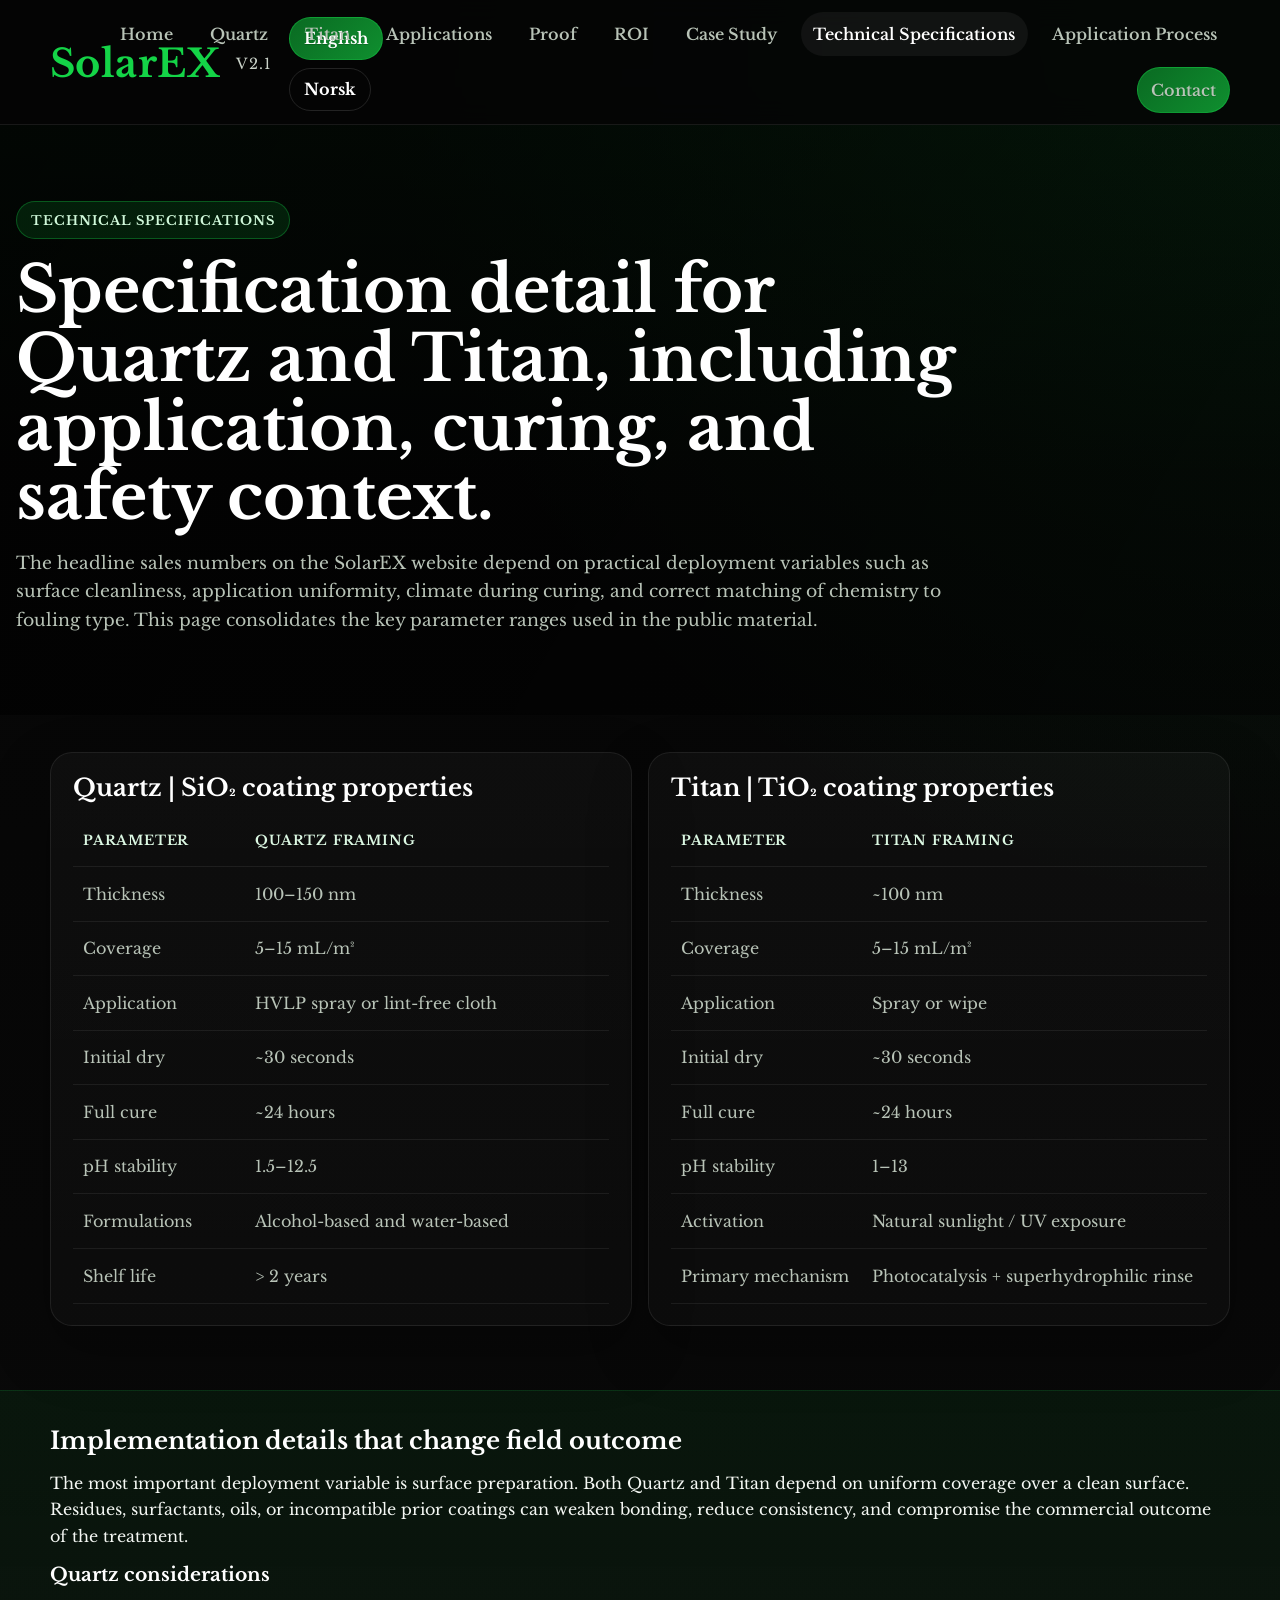
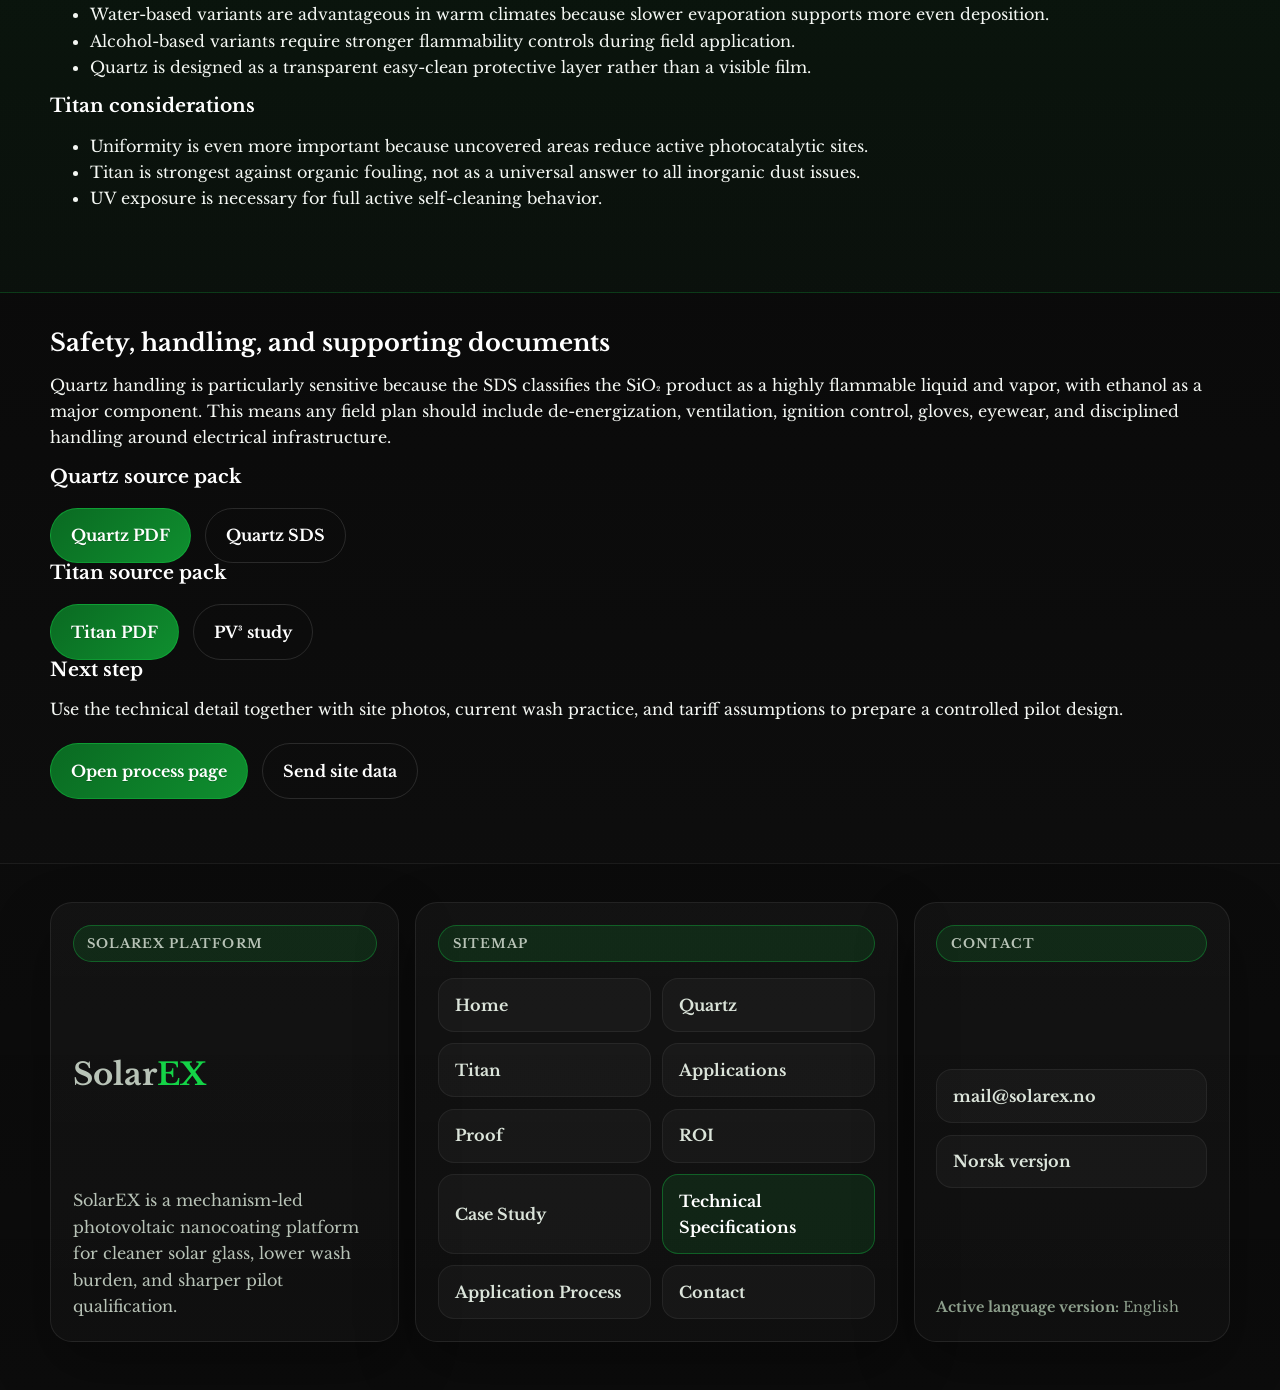
<file: technical-specifications.html>
<!DOCTYPE html>
<html lang="en">
<head>
<meta charset="UTF-8" />
<meta name="viewport" content="width=device-width, initial-scale=1.0" />
<title>SolarEX Technical Specifications | Quartz and Titan Detail</title>
<meta name="description" content="Review SolarEX Quartz and Titan specification ranges, application variables, curing logic, and safety context for photovoltaic deployment planning." />
<meta name="robots" content="index,follow" />
<link rel="canonical" href="https://www.solarex.no/technical-specifications.html" />
<meta property="og:title" content="SolarEX Technical Specifications | Quartz and Titan Detail" />
<meta property="og:description" content="Review SolarEX Quartz and Titan specification ranges, application variables, curing logic, and safety context for photovoltaic deployment planning." />
<meta property="og:type" content="website" />
<meta property="og:url" content="https://www.solarex.no/technical-specifications.html" />
<meta name="theme-color" content="#050505" />
<link rel="stylesheet" href="assets/css/styles.css" />
</head>
<body>
<header class="site-header"><div class="container nav-wrap"><div class="topbar"><a class="brand" href="index.html">Solar<span>EX</span></a></div><button class="nav-toggle" aria-label="Toggle navigation">Menu</button><nav class="site-nav" aria-label="Main navigation"><a href="index.html">Home</a><a href="quartz.html">Quartz</a><a href="titan.html">Titan</a><a href="applications.html">Applications</a><a href="proof-results.html">Proof</a><a href="roi-analysis.html">ROI</a><a href="case-study-norway.html">Case Study</a><a href="contact.html" class="button button-sm">Contact</a></nav></div></header>
<main>
<section class="hero hero-product"><div class="container"><p class="eyebrow">Technical specifications</p><h1>Specification detail for Quartz and Titan, including application, curing, and safety context.</h1><p class="lead">The headline sales numbers on the SolarEX website depend on practical deployment variables such as surface cleanliness, application uniformity, climate during curing, and correct matching of chemistry to fouling type. This page consolidates the key parameter ranges used in the public material.</p></div></section>
<section class="section"><div class="container"><div class="grid two-column"><article class="table-card" id="sio2"><h2>Quartz | SiO₂ coating properties</h2><table><thead><tr><th>Parameter</th><th>Quartz framing</th></tr></thead><tbody><tr><td>Thickness</td><td>100–150 nm</td></tr><tr><td>Coverage</td><td>5–15 mL/m²</td></tr><tr><td>Application</td><td>HVLP spray or lint-free cloth</td></tr><tr><td>Initial dry</td><td>~30 seconds</td></tr><tr><td>Full cure</td><td>~24 hours</td></tr><tr><td>pH stability</td><td>1.5–12.5</td></tr><tr><td>Formulations</td><td>Alcohol-based and water-based</td></tr><tr><td>Shelf life</td><td>&gt; 2 years</td></tr></tbody></table></article><article class="table-card" id="tio2"><h2>Titan | TiO₂ coating properties</h2><table><thead><tr><th>Parameter</th><th>Titan framing</th></tr></thead><tbody><tr><td>Thickness</td><td>~100 nm</td></tr><tr><td>Coverage</td><td>5–15 mL/m²</td></tr><tr><td>Application</td><td>Spray or wipe</td></tr><tr><td>Initial dry</td><td>~30 seconds</td></tr><tr><td>Full cure</td><td>~24 hours</td></tr><tr><td>pH stability</td><td>1–13</td></tr><tr><td>Activation</td><td>Natural sunlight / UV exposure</td></tr><tr><td>Primary mechanism</td><td>Photocatalysis + superhydrophilic rinse</td></tr></tbody></table></article></div></div></section>
<section class="section section-contrast"><div class="container"><h2 class="section-title">Implementation details that change field outcome</h2><p class="section-copy">The most important deployment variable is surface preparation. Both Quartz and Titan depend on uniform coverage over a clean surface. Residues, surfactants, oils, or incompatible prior coatings can weaken bonding, reduce consistency, and compromise the commercial outcome of the treatment.</p><div class="matrix-grid"><div class="matrix-card"><h3>Quartz considerations</h3><ul class="stack-list"><li>Water-based variants are advantageous in warm climates because slower evaporation supports more even deposition.</li><li>Alcohol-based variants require stronger flammability controls during field application.</li><li>Quartz is designed as a transparent easy-clean protective layer rather than a visible film.</li></ul></div><div class="matrix-card"><h3>Titan considerations</h3><ul class="stack-list"><li>Uniformity is even more important because uncovered areas reduce active photocatalytic sites.</li><li>Titan is strongest against organic fouling, not as a universal answer to all inorganic dust issues.</li><li>UV exposure is necessary for full active self-cleaning behavior.</li></ul></div></div></div></section>
<section class="section"><div class="container"><h2 class="section-title">Safety, handling, and supporting documents</h2><p class="section-copy">Quartz handling is particularly sensitive because the SDS classifies the SiO₂ product as a highly flammable liquid and vapor, with ethanol as a major component. This means any field plan should include de-energization, ventilation, ignition control, gloves, eyewear, and disciplined handling around electrical infrastructure.</p><div class="download-grid"><div class="download-card"><h3>Quartz source pack</h3><div class="hero-actions"><a class="button" href="https://drive.google.com/uc?export=download&id=14qVbPNbLvNTD_TmNL2JMb61dB7Hn0I2f" target="_blank" rel="noopener">Quartz PDF</a><a class="button button-secondary" href="https://drive.google.com/uc?export=download&id=19y9CTo6ZoIS8olhx6JWDuQbJJEhSlGsx" target="_blank" rel="noopener">Quartz SDS</a></div></div><div class="download-card"><h3>Titan source pack</h3><div class="hero-actions"><a class="button" href="https://drive.google.com/uc?export=download&id=1FoE5IkSIsTfvKD-xDmBWvkdFcmaOmKpg" target="_blank" rel="noopener">Titan PDF</a><a class="button button-secondary" href="https://drive.google.com/uc?export=download&id=1eYJ2f8ovairFf7Xua2PkAGK5b0rcjYoJ" target="_blank" rel="noopener">PV³ study</a></div></div><div class="download-card"><h3>Next step</h3><p>Use the technical detail together with site photos, current wash practice, and tariff assumptions to prepare a controlled pilot design.</p><div class="hero-actions"><a class="button" href="application-process.html">Open process page</a><a class="button button-secondary" href="contact.html">Send site data</a></div></div></div></div></section>
</main>
<footer class="site-footer"><div class="container footer-grid"><div class="footer-card"><p class="tag">Explore</p><h3>Navigate the SolarEX knowledge base</h3><div class="footer-links"><a href="proof-results.html">Performance proof</a><a href="roi-analysis.html">ROI analysis</a><a href="technical-specifications.html">Technical specifications</a><a href="application-process.html">Application process</a></div></div><div class="footer-card"><p class="tag">Compare</p><h3>Choose the right coating pathway</h3><div class="footer-links"><a href="quartz.html">SolarEX Quartz</a><a href="titan.html">SolarEX Titan</a><a href="applications.html">Application fit</a><a href="case-study-norway.html">Case study</a></div></div><div class="footer-card footer-cta"><p class="tag">Act</p><h3>Move from interest to pilot</h3><p>Use the technical, commercial, and application pages to qualify a site, define a pilot, and support an internal investment decision.</p><div class="hero-actions"><a class="button" href="contact.html">Discuss a pilot</a><a class="button button-secondary" href="proof-results.html">Open proof stack</a></div></div></div></footer>
<script src="assets/js/site.js"></script></body></html>
</file>
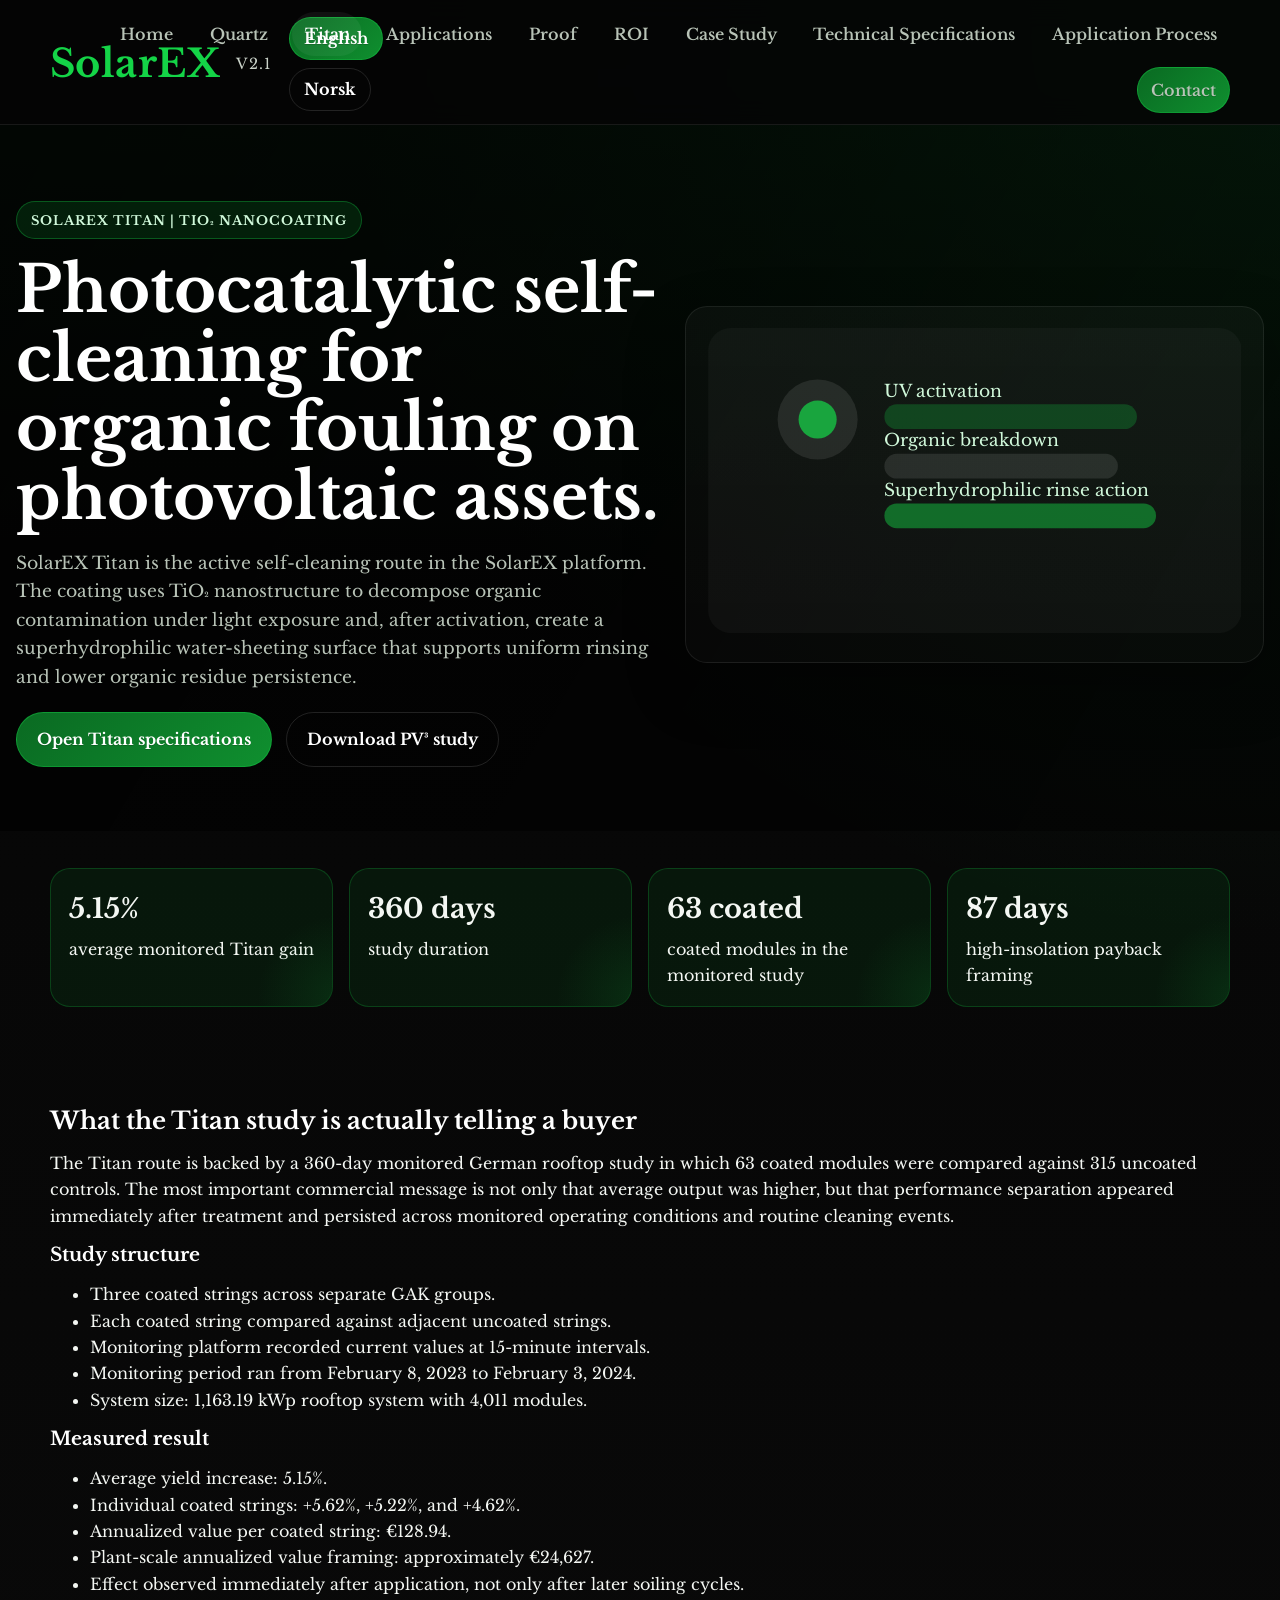
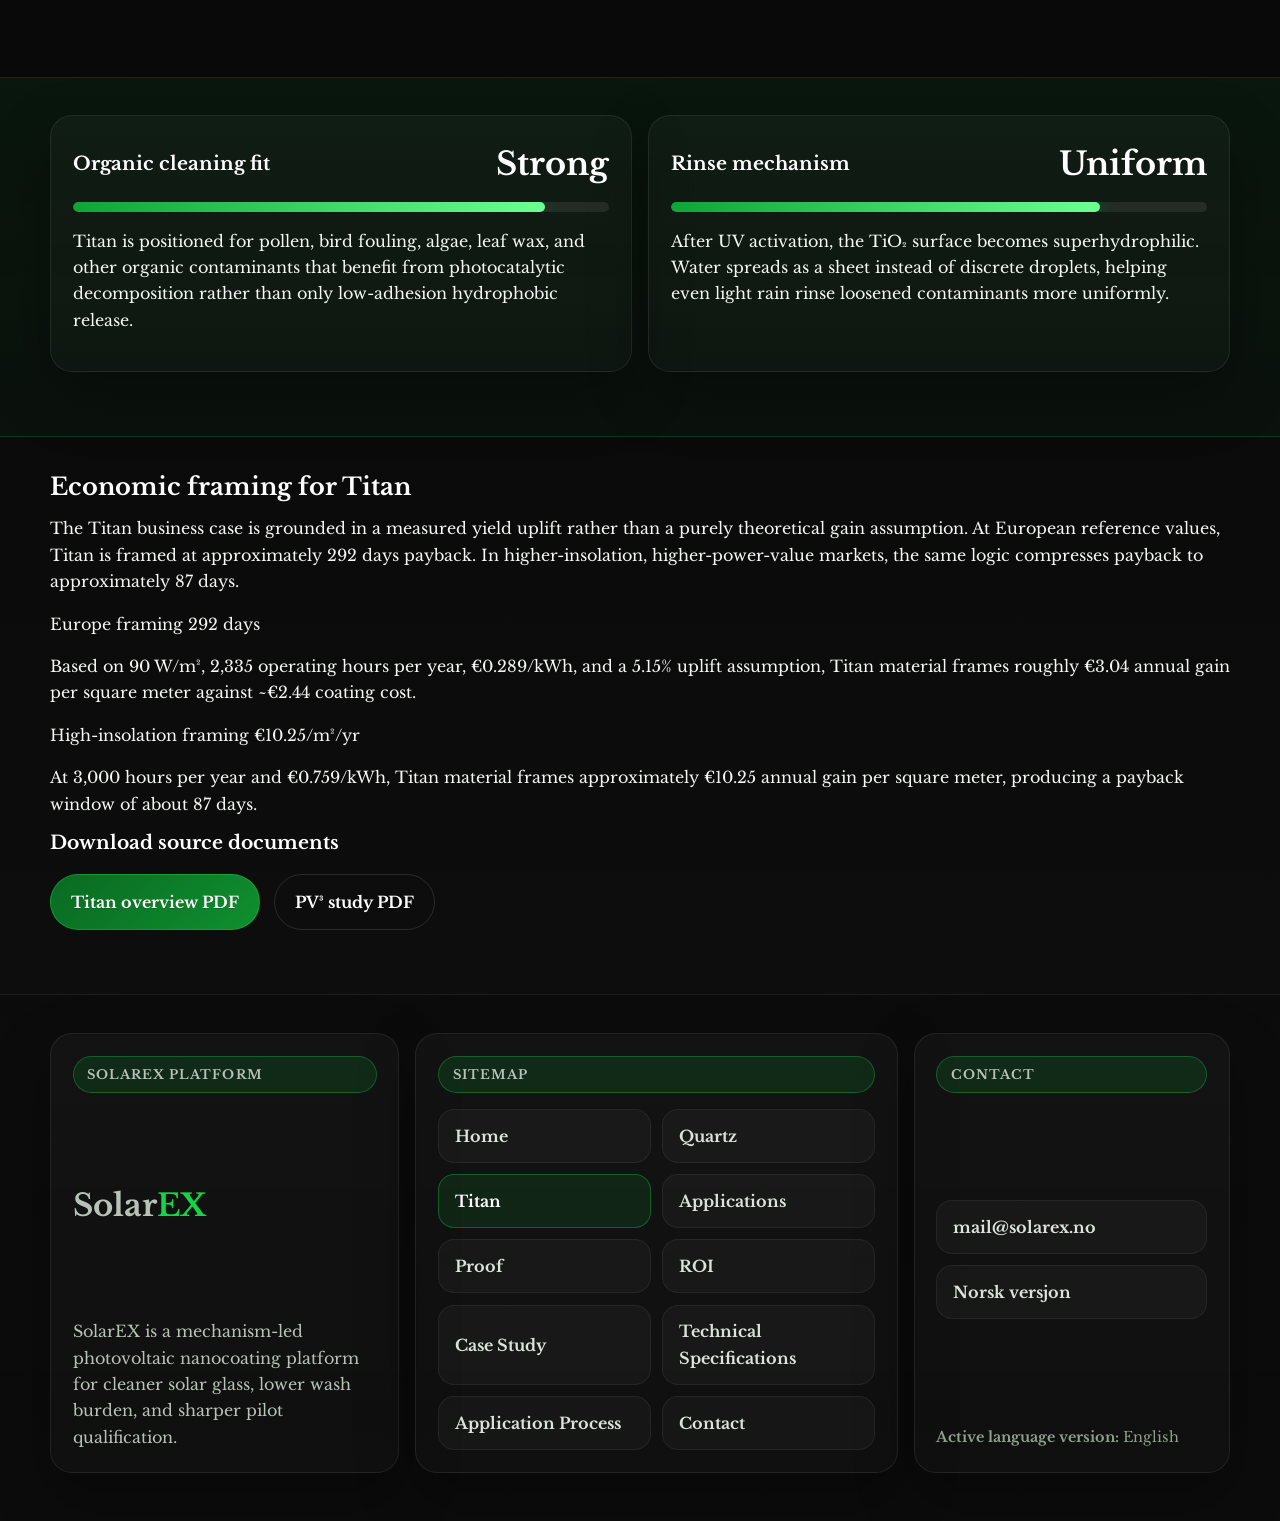
<file: titan.html>
<!DOCTYPE html>
<html lang="en">
<head>
<meta charset="UTF-8" />
<meta name="viewport" content="width=device-width, initial-scale=1.0" />
<title>SolarEX Titan | TiO₂ Photocatalytic Nanocoating</title>
<meta name="description" content="SolarEX Titan is a TiO₂ photovoltaic nanocoating positioned for photocatalytic self-cleaning, organic fouling control, and source-backed monitored performance." />
<meta name="robots" content="index,follow" />
<link rel="canonical" href="https://www.solarex.no/titan.html" />
<meta property="og:title" content="SolarEX Titan | TiO₂ Photocatalytic Nanocoating" />
<meta property="og:description" content="SolarEX Titan is a TiO₂ photovoltaic nanocoating positioned for photocatalytic self-cleaning, organic fouling control, and source-backed monitored performance." />
<meta property="og:type" content="website" />
<meta property="og:url" content="https://www.solarex.no/titan.html" />
<meta name="theme-color" content="#050505" />
<link rel="icon" href="assets/media/solarex-favicon-v1-0.png" type="image/png" />
<link rel="apple-touch-icon" href="assets/media/solarex-favicon-v1-0.png" />
<link rel="stylesheet" href="assets/css/styles.css" />
</head>
<body>
<header class="site-header"><div class="container nav-wrap"><div class="topbar"><a class="brand" href="index.html">Solar<span>EX</span></a></div><button class="nav-toggle" aria-label="Toggle navigation">Menu</button><nav class="site-nav" aria-label="Main navigation"><a href="index.html">Home</a><a href="quartz.html">Quartz</a><a href="titan.html" class="active">Titan</a><a href="applications.html">Applications</a><a href="proof-results.html">Proof</a><a href="roi-analysis.html">ROI</a><a href="case-study-norway.html">Case Study</a><a href="contact.html" class="button button-sm">Contact</a></nav></div></header>
<main>
<section class="hero hero-product">
  <div class="container hero-grid">
    <div class="reveal">
      <p class="eyebrow">SolarEX Titan | TiO₂ nanocoating</p>
      <h1>Photocatalytic self-cleaning for organic fouling on photovoltaic assets.</h1>
      <p class="lead">SolarEX Titan is the active self-cleaning route in the SolarEX platform. The coating uses TiO₂ nanostructure to decompose organic contamination under light exposure and, after activation, create a superhydrophilic water-sheeting surface that supports uniform rinsing and lower organic residue persistence.</p>
      <div class="hero-actions"><a class="button" href="technical-specifications.html#tio2">Open Titan specifications</a><a class="button button-secondary" href="https://drive.google.com/uc?export=download&id=1eYJ2f8ovairFf7Xua2PkAGK5b0rcjYoJ" target="_blank" rel="noopener">Download PV³ study</a></div>
    </div>
    <div class="media-frame reveal hero-visual-card">
      <svg viewBox="0 0 560 320" class="proof-svg" role="img" aria-label="Titan coating concept diagram">
        <rect x="0" y="0" width="560" height="320" rx="24" fill="rgba(255,255,255,0.03)"/>
        <circle cx="115" cy="96" r="42" fill="rgba(255,255,255,0.09)"/>
        <circle cx="115" cy="96" r="20" fill="rgba(20,212,71,0.72)"/>
        <rect x="185" y="80" width="265" height="26" rx="13" fill="rgba(20,212,71,0.24)"/>
        <rect x="185" y="132" width="245" height="26" rx="13" fill="rgba(255,255,255,0.10)"/>
        <rect x="185" y="184" width="285" height="26" rx="13" fill="rgba(20,212,71,0.46)"/>
        <text x="185" y="72" fill="#d0f8da" font-size="18">UV activation</text>
        <text x="185" y="124" fill="#d0f8da" font-size="18">Organic breakdown</text>
        <text x="185" y="176" fill="#d0f8da" font-size="18">Superhydrophilic rinse action</text>
      </svg>
    </div>
  </div>
</section>

<section class="section">
  <div class="container">
    <div class="band reveal">
      <div class="band-item"><strong class="counter" data-count="5.15" data-suffix="%" data-decimals="2">0%</strong><span>average monitored Titan gain</span></div>
      <div class="band-item"><strong class="counter" data-count="360" data-suffix=" days">0 days</strong><span>study duration</span></div>
      <div class="band-item"><strong class="counter" data-count="63" data-suffix=" coated">0 coated</strong><span>coated modules in the monitored study</span></div>
      <div class="band-item"><strong class="counter" data-count="87" data-suffix=" days">0 days</strong><span>high-insolation payback framing</span></div>
    </div>
  </div>
</section>

<section class="section">
  <div class="container">
    <h2 class="section-title">What the Titan study is actually telling a buyer</h2>
    <p class="section-copy">The Titan route is backed by a 360-day monitored German rooftop study in which 63 coated modules were compared against 315 uncoated controls. The most important commercial message is not only that average output was higher, but that performance separation appeared immediately after treatment and persisted across monitored operating conditions and routine cleaning events.</p>
    <div class="matrix-grid">
      <div class="matrix-card" id="tio2">
        <h3>Study structure</h3>
        <ul class="stack-list">
          <li>Three coated strings across separate GAK groups.</li>
          <li>Each coated string compared against adjacent uncoated strings.</li>
          <li>Monitoring platform recorded current values at 15-minute intervals.</li>
          <li>Monitoring period ran from February 8, 2023 to February 3, 2024.</li>
          <li>System size: 1,163.19 kWp rooftop system with 4,011 modules.</li>
        </ul>
      </div>
      <div class="matrix-card">
        <h3>Measured result</h3>
        <ul class="stack-list">
          <li>Average yield increase: 5.15%.</li>
          <li>Individual coated strings: +5.62%, +5.22%, and +4.62%.</li>
          <li>Annualized value per coated string: €128.94.</li>
          <li>Plant-scale annualized value framing: approximately €24,627.</li>
          <li>Effect observed immediately after application, not only after later soiling cycles.</li>
        </ul>
      </div>
    </div>
  </div>
</section>

<section class="section section-contrast">
  <div class="container">
    <div class="proof-grid">
      <div class="viz-card" id="titan-study">
        <div class="metric-inline"><h3>Organic cleaning fit</h3><span class="metric-value">Strong</span></div>
        <div class="viz-track"><div class="viz-fill" data-fill="88"></div></div>
        <p>Titan is positioned for pollen, bird fouling, algae, leaf wax, and other organic contaminants that benefit from photocatalytic decomposition rather than only low-adhesion hydrophobic release.</p>
      </div>
      <div class="viz-card">
        <div class="metric-inline"><h3>Rinse mechanism</h3><span class="metric-value">Uniform</span></div>
        <div class="viz-track"><div class="viz-fill" data-fill="80"></div></div>
        <p>After UV activation, the TiO₂ surface becomes superhydrophilic. Water spreads as a sheet instead of discrete droplets, helping even light rain rinse loosened contaminants more uniformly.</p>
      </div>
    </div>
  </div>
</section>

<section class="section">
  <div class="container">
    <h2 class="section-title">Economic framing for Titan</h2>
    <p class="section-copy">The Titan business case is grounded in a measured yield uplift rather than a purely theoretical gain assumption. At European reference values, Titan is framed at approximately 292 days payback. In higher-insolation, higher-power-value markets, the same logic compresses payback to approximately 87 days.</p>
    <div class="formula-grid">
      <div class="formula-card">
        <span class="micro-metric">Europe framing</span>
        <span class="big-number">292 days</span>
        <p>Based on 90 W/m², 2,335 operating hours per year, €0.289/kWh, and a 5.15% uplift assumption, Titan material frames roughly €3.04 annual gain per square meter against ~€2.44 coating cost.</p>
      </div>
      <div class="formula-card">
        <span class="micro-metric">High-insolation framing</span>
        <span class="big-number">€10.25/m²/yr</span>
        <p>At 3,000 hours per year and €0.759/kWh, Titan material frames approximately €10.25 annual gain per square meter, producing a payback window of about 87 days.</p>
      </div>
      <div class="formula-card">
        <h3>Download source documents</h3>
        <div class="hero-actions"><a class="button" href="https://drive.google.com/uc?export=download&id=1FoE5IkSIsTfvKD-xDmBWvkdFcmaOmKpg" target="_blank" rel="noopener">Titan overview PDF</a><a class="button button-secondary" href="https://drive.google.com/uc?export=download&id=1eYJ2f8ovairFf7Xua2PkAGK5b0rcjYoJ" target="_blank" rel="noopener">PV³ study PDF</a></div>
      </div>
    </div>
  </div>
</section>
</main>
<footer class="site-footer"><div class="container footer-grid"><div class="footer-card"><p class="tag">Explore</p><h3>Navigate the SolarEX knowledge base</h3><div class="footer-links"><a href="proof-results.html">Performance proof</a><a href="roi-analysis.html">ROI analysis</a><a href="technical-specifications.html">Technical specifications</a><a href="application-process.html">Application process</a></div></div><div class="footer-card"><p class="tag">Compare</p><h3>Choose the right coating pathway</h3><div class="footer-links"><a href="quartz.html">SolarEX Quartz</a><a href="titan.html">SolarEX Titan</a><a href="applications.html">Application fit</a><a href="case-study-norway.html">Case study</a></div></div><div class="footer-card footer-cta"><p class="tag">Act</p><h3>Move from interest to pilot</h3><p>Use the technical, commercial, and application pages to qualify a site, define a pilot, and support an internal investment decision.</p><div class="hero-actions"><a class="button" href="contact.html">Discuss a pilot</a><a class="button button-secondary" href="proof-results.html">Open proof stack</a></div></div></div></footer><script src="assets/js/site.js"></script></body></html>
</file>
<file: assets/css/styles.css>
body{margin:0;font-family:Inter,ui-sans-serif,system-ui,-apple-system,BlinkMacSystemFont,"Segoe UI",sans-serif;color:#f4f7f3;background:radial-gradient(circle at top right,rgba(20,212,71,.12),transparent 28%),linear-gradient(180deg,#050505 0%,#090909 56%,#101010 100%);line-height:1.65}*{box-sizing:border-box}img{max-width:100%;display:block}a{color:inherit;text-decoration:none}.container{width:min(1180px,calc(100% - 2rem));margin:0 auto}.site-header{position:sticky;top:0;z-index:50;background:rgba(5,5,5,.88);backdrop-filter:blur(14px);border-bottom:1px solid rgba(255,255,255,.08)}.nav-wrap{display:block;padding:.75rem 0 .55rem}.topbar,.nav-wrap>.brand{display:flex;align-items:center}.topbar{justify-content:space-between;gap:1rem}.topbar-actions{display:flex;align-items:center;gap:.5rem;flex-wrap:wrap}.topbar-actions .button{min-height:36px;padding:.5rem .85rem}.brand{font-size:1.3rem;font-weight:800;letter-spacing:.02em}.brand span{color:#14d447}.nav-toggle{display:none!important}.site-nav{display:flex!important;flex-wrap:nowrap;gap:.65rem;align-items:center;overflow-x:auto;white-space:nowrap;padding:0 0 .15rem;scrollbar-width:none;-webkit-overflow-scrolling:touch}.site-nav::-webkit-scrollbar{display:none}.site-nav a{color:#b8c3b7;font-weight:600;padding:.55rem .8rem;border-radius:999px;flex:0 0 auto}.site-nav a:hover,.site-nav a.active{color:#fff;background:rgba(255,255,255,.05)}.hero{position:relative;overflow:hidden;padding:5.5rem 0 4rem;background:linear-gradient(120deg,rgba(0,0,0,.72),rgba(0,0,0,.46)),linear-gradient(180deg,rgba(20,212,71,.08),transparent 60%)}.hero-product{padding-top:4.75rem}.hero .container{width:100%;max-width:none;padding:0 1rem}.hero-grid,.grid,.hero-stats,.footer-grid,.band,.proof-grid,.flow,.process-diagram,.footer-links{display:grid;gap:1rem}.hero-grid{grid-template-columns:1.06fr .94fr;align-items:center}.two-column{grid-template-columns:repeat(2,minmax(0,1fr))}.three-column{grid-template-columns:repeat(3,minmax(0,1fr))}.hero h1,h2,h3,h4{color:#fff;line-height:1.08;margin:0 0 1rem}.hero h1{font-size:clamp(2.55rem,5vw,4.8rem);max-width:min(100%,980px)}.lead{max-width:min(100%,980px);color:#b8c3b7;font-size:1.08rem}.hero-wide{padding-left:0;padding-right:0}.hero-wide-inner{width:100%;max-width:100%;padding:0 1rem}.hero-wide .lead,.hero-wide h1{max-width:min(100%,980px)}.eyebrow,.tag{display:inline-flex;align-items:center;gap:.55rem;padding:.45rem .85rem;margin:0 0 1rem;border:1px solid rgba(20,212,71,.32);border-radius:999px;background:rgba(20,212,71,.12);color:#d0f8da;font-size:.8rem;font-weight:800;letter-spacing:.08em;text-transform:uppercase}.hero-actions{display:flex;flex-wrap:wrap;gap:.9rem;margin-top:1.3rem}.button{display:inline-flex;align-items:center;justify-content:center;min-height:48px;padding:.85rem 1.25rem;border-radius:999px;border:1px solid rgba(20,212,71,.38);background:linear-gradient(135deg,#0a6a22,#0f8f2f);color:#ffffff;font-weight:800;text-shadow:0 1px 0 rgba(0,0,0,.18)}.button-sm{min-height:40px;padding:.6rem 1rem}.button-secondary{background:transparent;color:#fff;border-color:rgba(255,255,255,.12);text-shadow:none}.card,.stat,.table-card,.cta-box,.media-frame,.viz-card,.footer-card{background:linear-gradient(180deg,rgba(255,255,255,.03),rgba(255,255,255,.02));border:1px solid rgba(255,255,255,.08);border-radius:22px;box-shadow:0 24px 60px rgba(0,0,0,.32)}.card,.table-card,.cta-box,.media-frame,.viz-card,.footer-card,.stat{padding:1.35rem}.card-link{display:block;transition:transform .2s ease,border-color .2s ease,background .2s ease}.card-link:hover{transform:translateY(-2px);border-color:rgba(20,212,71,.28);background:linear-gradient(180deg,rgba(20,212,71,.10),rgba(255,255,255,.02))}.hero-stats{margin-top:1.8rem;grid-template-columns:repeat(3,1fr)}.stat,.band-item{position:relative;overflow:hidden}.stat::after,.band-item::after{content:"";position:absolute;inset:auto -35% -60% auto;width:180px;height:180px;border-radius:50%;background:radial-gradient(circle,rgba(20,212,71,.18),transparent 65%);opacity:.65;animation:orb 7s ease-in-out infinite}.stat strong,.band-item strong{display:block;font-size:1.7rem;margin-bottom:.25rem}.stat span,.card p,.table-card td,.table-card th,.site-footer p,.site-footer a,.lead,.media-caption,.flow-step p,.contact-list span,.contact-list strong,.contact-list a,.footer-card p{color:#b8c3b7}.section{padding:2.3rem 0 4rem}.section-contrast{background:linear-gradient(180deg,rgba(20,212,71,.07),rgba(20,212,71,.03));border-top:1px solid rgba(20,212,71,.18);border-bottom:1px solid rgba(20,212,71,.18)}.feature-list{margin:0;padding-left:1.1rem;color:#b8c3b7}.feature-list li{margin-bottom:.65rem}.band{grid-template-columns:repeat(4,minmax(0,1fr))}.band .band-item{padding:1.1rem;border-radius:20px;border:1px solid rgba(20,212,71,.22);background:rgba(20,212,71,.08)}.table-card table{width:100%;border-collapse:collapse}.table-card th,.table-card td{padding:.85rem .65rem;border-bottom:1px solid rgba(255,255,255,.07);text-align:left}.table-card th{font-size:.84rem;text-transform:uppercase;letter-spacing:.06em;color:#dcf8e3}.proof-grid{grid-template-columns:repeat(2,minmax(0,1fr))}.viz-track{height:10px;border-radius:999px;background:rgba(255,255,255,.08);overflow:hidden;margin:.7rem 0 1rem}.viz-fill{height:100%;width:0;border-radius:999px;background:linear-gradient(90deg,#0ea532,#6dff8f);box-shadow:0 0 18px rgba(20,212,71,.24)}.viz-meta,.metric-inline{display:flex;justify-content:space-between;gap:1rem;align-items:end}.metric-inline .metric-value{font-size:2rem;font-weight:800;color:#fff}.flow{grid-template-columns:repeat(4,minmax(0,1fr))}.flow-step{position:relative;padding:1.1rem;border-radius:20px;border:1px solid rgba(20,212,71,.22);background:rgba(20,212,71,.07)}.flow-step strong{display:block;font-size:1rem;color:#fff;margin-bottom:.5rem}.flow-step::before{content:"";position:absolute;top:50%;right:-13px;width:26px;height:2px;background:linear-gradient(90deg,rgba(20,212,71,.6),transparent)}.flow-step:last-child::before{display:none}.process-diagram{grid-template-columns:repeat(3,minmax(0,1fr))}.process-node{position:relative;padding:1.1rem;border-radius:20px;background:rgba(255,255,255,.03);border:1px solid rgba(255,255,255,.08)}.process-node::after{content:"";position:absolute;inset:auto 1rem -.35rem 1rem;height:2px;background:linear-gradient(90deg,rgba(20,212,71,.55),transparent)}.process-node:last-child::after{display:none}.contact-list,.footer-links{display:grid;gap:.75rem}.contact-list span{display:block;font-size:.82rem;margin-bottom:.25rem;text-transform:uppercase;letter-spacing:.06em}.media-img.wide{width:100%;aspect-ratio:16/9;object-fit:cover;border-radius:16px}.media-img.square{width:100%;aspect-ratio:1/1;object-fit:cover;border-radius:16px}.cta-box{display:flex;justify-content:space-between;gap:1rem;align-items:center}.site-footer{padding:2rem 0 3rem;border-top:1px solid rgba(255,255,255,.08);background:rgba(0,0,0,.18)}.footer-grid{grid-template-columns:repeat(3,minmax(0,1fr));align-items:stretch}.footer-card{display:flex;flex-direction:column;justify-content:space-between}.footer-links a{display:block;padding:.8rem 1rem;border-radius:16px;background:rgba(255,255,255,.03);border:1px solid rgba(255,255,255,.06);transition:transform .18s ease,border-color .18s ease,background .18s ease}.footer-links a:hover{transform:translateY(-2px);border-color:rgba(20,212,71,.26);background:rgba(20,212,71,.08)}.reveal{opacity:0;transform:translateY(22px);transition:opacity .7s ease,transform .7s ease}.reveal.visible{opacity:1;transform:translateY(0)}.float-soft{animation:floatSoft 6s ease-in-out infinite}.pulse-soft{animation:pulseSoft 4.5s ease-in-out infinite}.counter{font-variant-numeric:tabular-nums}@keyframes floatSoft{0%,100%{transform:translateY(0)}50%{transform:translateY(-6px)}}@keyframes pulseSoft{0%,100%{box-shadow:0 0 0 rgba(20,212,71,0)}50%{box-shadow:0 0 0 8px rgba(20,212,71,.04)}}@keyframes orb{0%,100%{transform:translate3d(0,0,0)}50%{transform:translate3d(-10px,-8px,0)}}@media (max-width:980px){.hero-grid,.hero-stats,.two-column,.three-column,.band,.proof-grid,.footer-grid,.flow,.process-diagram{grid-template-columns:1fr}.flow-step::before,.process-node::after{display:none}.container{width:min(1180px,calc(100% - 1.1rem))}.hero{padding-top:5rem}}@media (max-width:640px){.topbar{align-items:flex-start;flex-direction:column}.button,.button-secondary{width:100%}.topbar-actions{width:100%}.topbar-actions .button{flex:1 1 auto}}@media (prefers-reduced-motion:reduce){.reveal,.float-soft,.pulse-soft,.stat::after,.band-item::after{animation:none;transition:none;opacity:1;transform:none}}
</file>
